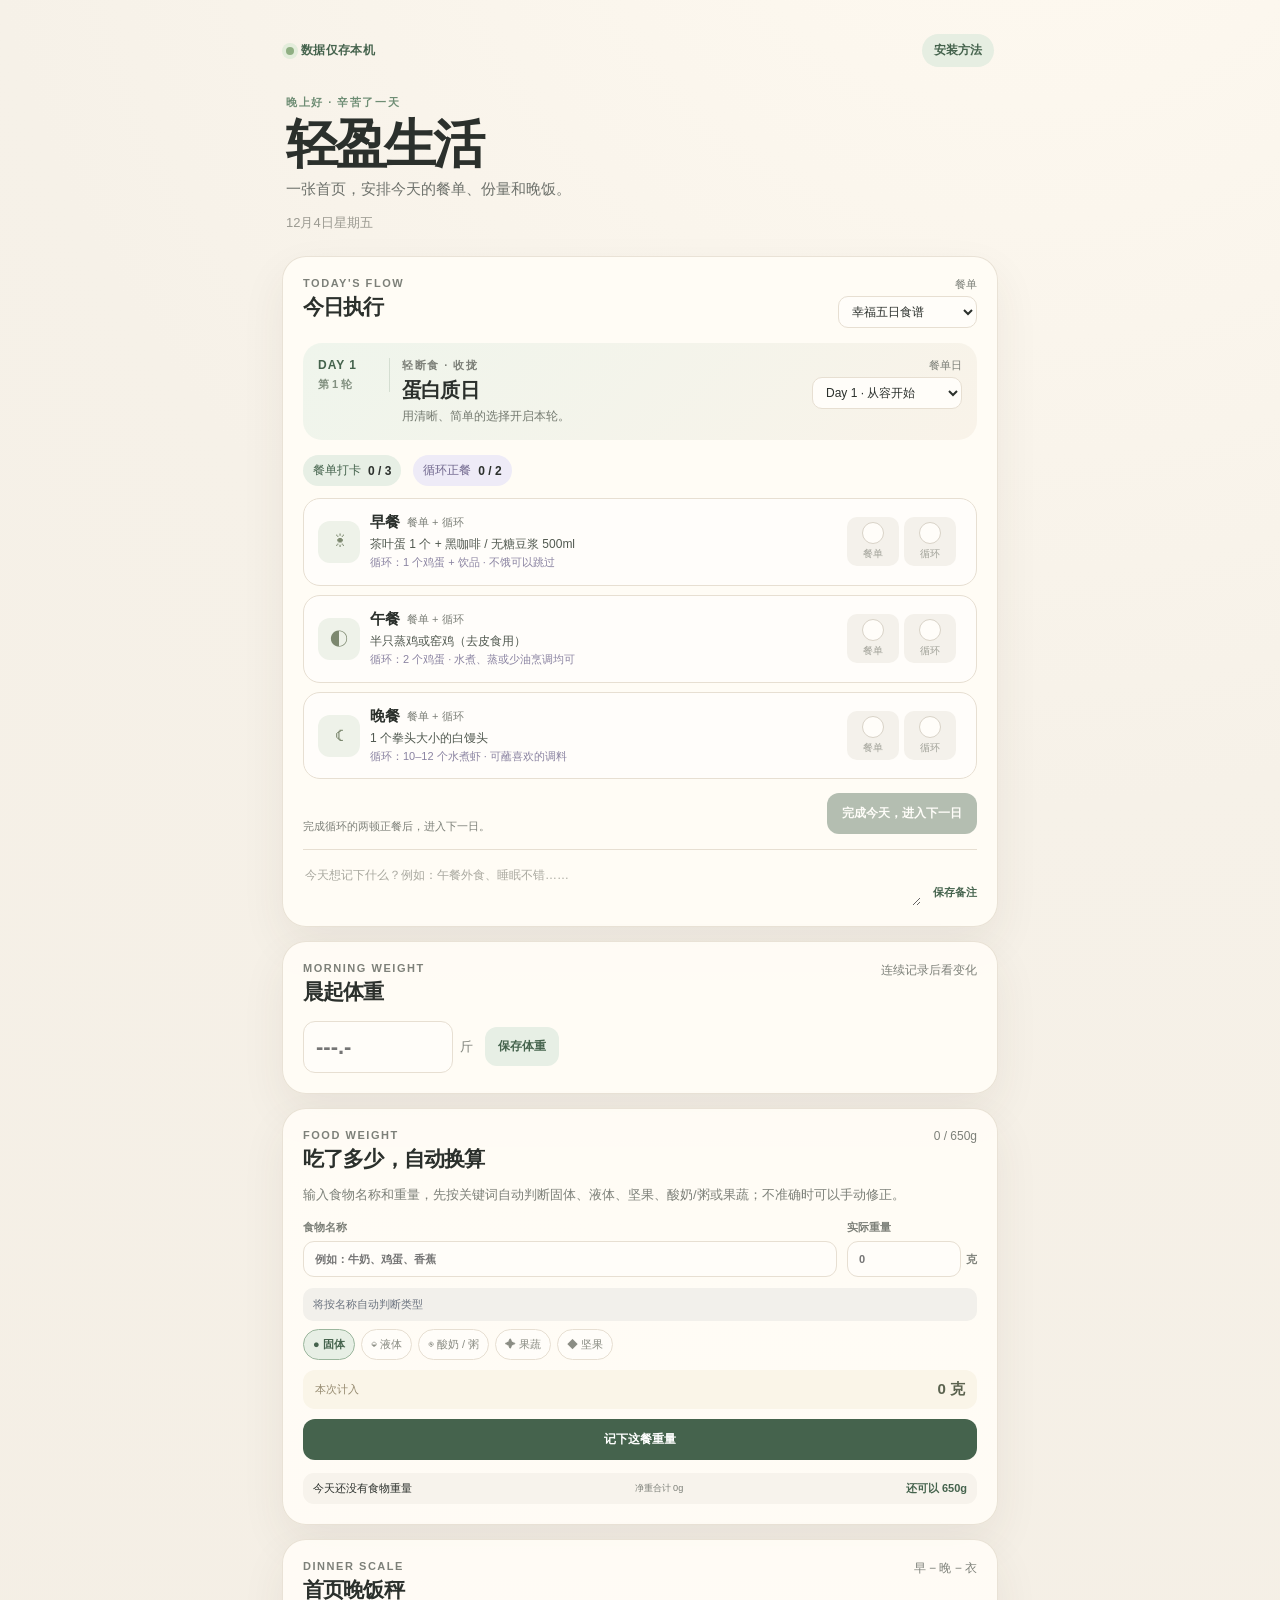
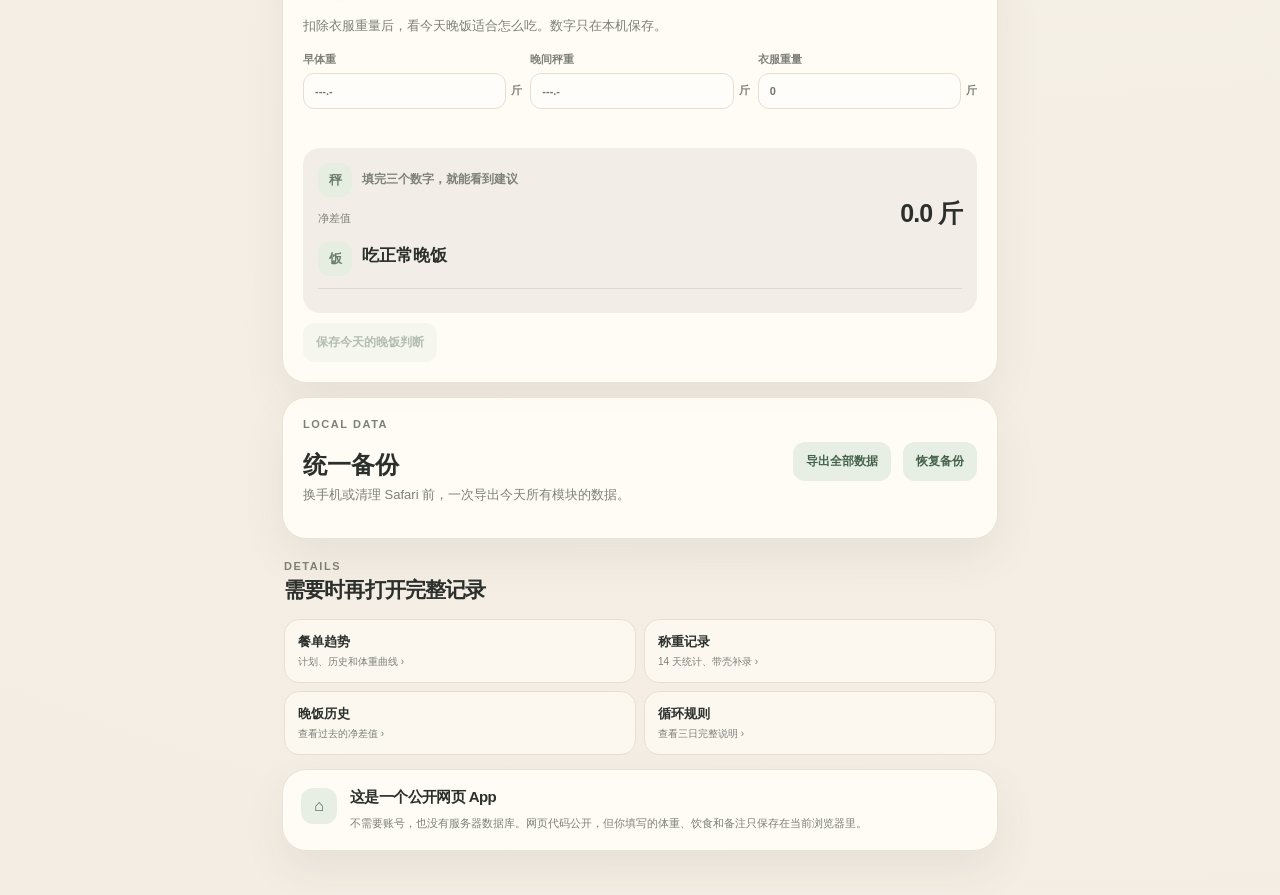
<file: index.html>
<!doctype html>
<html lang="zh-CN">
  <head>
    <meta charset="UTF-8" />
    <meta name="viewport" content="width=device-width, initial-scale=1, viewport-fit=cover" />
    <meta name="theme-color" content="#f6f1e8" />
    <meta name="description" content="把餐单打卡、三日轻盈循环、食物重量判断和晚饭秤放在一个 iPhone 主屏幕应用中。数据仅保存在本机。" />
    <meta name="apple-mobile-web-app-capable" content="yes" />
    <meta name="apple-mobile-web-app-status-bar-style" content="default" />
    <meta name="apple-mobile-web-app-title" content="轻盈生活" />
    <meta name="format-detection" content="telephone=no" />
    <link rel="manifest" href="./manifest.webmanifest" />
    <link rel="apple-touch-icon" href="./apple-touch-icon.png" />
    <link rel="icon" type="image/png" sizes="192x192" href="./icon-192.png" />
    <link rel="stylesheet" href="./styles.css?v=3" />
    <title>轻盈生活｜今日执行台</title>
  </head>
  <body>
    <div class="page-shell">
      <header class="hero">
        <div class="hero-topline">
          <span class="privacy-chip"><i aria-hidden="true"></i> 数据仅存本机</span>
          <button class="install-button" id="installOpen" type="button">安装方法</button>
        </div>
        <p class="eyebrow" id="greeting">今日执行台</p>
        <h1>轻盈生活</h1>
        <p class="hero-copy">一张首页，安排今天的餐单、份量和晚饭。</p>
        <div class="hero-date" id="todayLabel"></div>
      </header>

      <main>
        <section class="section-card flow-section" aria-labelledby="flowTitle">
          <div class="section-heading flow-heading">
            <div>
              <p class="section-kicker">TODAY'S FLOW</p>
              <h2 id="flowTitle">今日执行</h2>
            </div>
            <label class="plan-select-label" for="planSelect">
              <span>餐单</span>
              <select id="planSelect" aria-label="选择餐单"></select>
            </label>
          </div>

          <div class="flow-summary">
            <div class="cycle-badge"><span id="cycleDayPill">DAY 1</span><strong id="cycleRound">第 1 轮</strong></div>
            <div class="flow-summary-copy">
              <p class="summary-kicker" id="cycleSubtitle">轻断食 · 收拢</p>
              <h3 id="cycleTitle">蛋白质日</h3>
              <p id="cycleDescription">用清晰、简单的选择开启本轮。</p>
            </div>
            <label class="day-select-label" for="planDaySelect">
              <span>餐单日</span>
              <select id="planDaySelect" aria-label="选择餐单日"></select>
            </label>
          </div>

          <div class="progress-pills" aria-label="今日进度">
            <span class="progress-pill plan-progress">餐单打卡 <strong id="planProgress">0 / 3</strong></span>
            <span class="progress-pill cycle-progress">循环正餐 <strong id="cycleProgress">0 / 2</strong></span>
          </div>

          <div class="meal-flow" id="mealFlow"></div>

          <div class="cycle-footer">
            <p id="cycleHint">完成循环的两顿正餐后，进入下一日。</p>
            <button class="primary-button" id="completeCycleDay" type="button" disabled>完成今天，进入下一日</button>
          </div>

          <div class="note-row">
            <textarea id="dailyNote" rows="2" maxlength="160" placeholder="今天想记下什么？例如：午餐外食、睡眠不错……" aria-label="今日备注"></textarea>
            <button class="text-button" id="saveNote" type="button">保存备注</button>
          </div>
        </section>

        <section class="section-card body-weight-section" aria-labelledby="bodyWeightTitle">
          <div class="section-heading">
            <div>
              <p class="section-kicker">MORNING WEIGHT</p>
              <h2 id="bodyWeightTitle">晨起体重</h2>
            </div>
            <span class="section-note" id="bodyWeightStatus">连续记录后看变化</span>
          </div>
          <div class="inline-entry">
            <input id="bodyWeight" type="number" min="40" max="600" step="0.1" inputmode="decimal" placeholder="---.-" aria-label="晨起体重（斤）" />
            <span>斤</span>
            <button class="secondary-button" id="saveBodyWeight" type="button">保存体重</button>
          </div>
        </section>

        <section class="section-card food-section" aria-labelledby="foodTitle">
          <div class="section-heading">
            <div>
              <p class="section-kicker">FOOD WEIGHT</p>
              <h2 id="foodTitle">吃了多少，自动换算</h2>
            </div>
            <span class="section-note" id="foodTotal">0 / 650g</span>
          </div>
          <p class="section-intro">输入食物名称和重量，先按关键词自动判断固体、液体、坚果、酸奶/粥或果蔬；不准确时可以手动修正。</p>
          <form class="food-form" id="foodForm">
            <label>
              <span>食物名称</span>
              <input id="foodName" type="text" maxlength="30" placeholder="例如：牛奶、鸡蛋、香蕉" autocomplete="off" />
            </label>
            <label>
              <span>实际重量</span>
              <div class="unit-input"><input id="foodWeight" type="number" min="1" max="9999" step="0.1" inputmode="decimal" placeholder="0" /><em>克</em></div>
            </label>
            <div class="food-detection" id="foodDetection" role="status">将按名称自动判断类型</div>
            <div class="type-grid" id="typeGrid" aria-label="食物类型">
              <button type="button" class="type-option selected" data-type="solid">● 固体</button>
              <button type="button" class="type-option" data-type="liquid">◒ 液体</button>
              <button type="button" class="type-option" data-type="soft">◉ 酸奶 / 粥</button>
              <button type="button" class="type-option" data-type="produce">✦ 果蔬</button>
              <button type="button" class="type-option" data-type="nuts">◆ 坚果</button>
            </div>
            <div class="food-preview"><span id="foodPreviewLabel">本次计入</span><strong id="foodPreview">0 克</strong></div>
            <button class="primary-button" type="submit">记下这餐重量</button>
          </form>
          <div class="food-records" id="foodRecords"></div>
        </section>

        <section class="section-card dinner-section" aria-labelledby="dinnerTitle">
          <div class="section-heading">
            <div>
              <p class="section-kicker">DINNER SCALE</p>
              <h2 id="dinnerTitle">首页晚饭秤</h2>
            </div>
            <span class="section-note">早 − 晚 − 衣</span>
          </div>
          <p class="section-intro">扣除衣服重量后，看今天晚饭适合怎么吃。数字只在本机保存。</p>
          <div class="dinner-inputs">
            <label><span>早体重</span><div class="unit-input"><input id="morningWeight" type="number" min="40" max="600" step="0.1" inputmode="decimal" placeholder="---.-" /><em>斤</em></div></label>
            <label><span>晚间秤重</span><div class="unit-input"><input id="eveningWeight" type="number" min="40" max="600" step="0.1" inputmode="decimal" placeholder="---.-" /><em>斤</em></div></label>
            <label><span>衣服重量</span><div class="unit-input"><input id="clothingWeight" type="number" min="0" max="20" step="0.1" inputmode="decimal" placeholder="0" /><em>斤</em></div></label>
          </div>
          <p class="field-error" id="dinnerError" role="alert"></p>
          <article class="dinner-result" id="dinnerResult">
            <div class="result-empty" id="dinnerEmpty"><span aria-hidden="true">秤</span><strong>填完三个数字，就能看到建议</strong></div>
            <div class="result-content" id="dinnerContent" hidden>
              <div class="result-difference"><span>净差值</span><strong id="dinnerDifference">0.0 斤</strong></div>
              <div class="result-copy"><span class="result-icon" id="dinnerIcon">饭</span><div><h3 id="dinnerRecommendation">吃正常晚饭</h3><p id="dinnerDetail"></p></div></div>
              <p class="result-safety" id="dinnerSafety"></p>
            </div>
          </article>
          <div class="dinner-actions"><button class="secondary-button" id="saveDinner" type="button" disabled>保存今天的晚饭判断</button><span id="dinnerSaved" role="status"></span></div>
        </section>

        <section class="section-card backup-section" aria-labelledby="backupTitle">
          <div>
            <p class="section-kicker">LOCAL DATA</p>
            <h2 id="backupTitle">统一备份</h2>
            <p class="section-intro">换手机或清理 Safari 前，一次导出今天所有模块的数据。</p>
          </div>
          <div class="backup-actions"><button class="secondary-button" id="exportAll" type="button">导出全部数据</button><label class="secondary-button file-button" for="importAll">恢复备份</label><input id="importAll" type="file" accept="application/json,.json" /></div>
          <p class="data-message" id="dataMessage" role="status"></p>
        </section>

        <section class="more-section" aria-labelledby="moreTitle">
          <div class="section-heading"><div><p class="section-kicker">DETAILS</p><h2 id="moreTitle">需要时再打开完整记录</h2></div></div>
          <div class="detail-links">
            <a href="./modules/checkin/"><strong>餐单趋势</strong><span>计划、历史和体重曲线 ›</span></a>
            <a href="./modules/weight-log/"><strong>称重记录</strong><span>14 天统计、带壳补录 ›</span></a>
            <a href="./modules/dinner/"><strong>晚饭历史</strong><span>查看过去的净差值 ›</span></a>
            <a href="./modules/loop/"><strong>循环规则</strong><span>查看三日完整说明 ›</span></a>
          </div>
        </section>

        <section class="about-card"><div class="about-icon" aria-hidden="true">⌂</div><div><h2>这是一个公开网页 App</h2><p>不需要账号，也没有服务器数据库。网页代码公开，但你填写的体重、饮食和备注只保存在当前浏览器里。</p></div></section>
      </main>
    </div>

    <dialog id="installDialog">
      <form method="dialog">
        <button class="dialog-close" value="close" aria-label="关闭">×</button>
        <div class="dialog-mark" aria-hidden="true">↗</div>
        <h2>添加到 iPhone 主屏幕</h2>
        <ol><li><span>1</span><p>用 <strong>Safari</strong> 打开本应用。</p></li><li><span>2</span><p>点击底部的 <strong>分享</strong> 按钮。</p></li><li><span>3</span><p>向下滑动，选择 <strong>添加到主屏幕</strong>。</p></li><li><span>4</span><p>点击右上角 <strong>添加</strong>。</p></li></ol>
        <p class="install-tip">如果从微信打开，请先从右上角菜单转到 Safari。</p>
        <button class="primary-button" value="close">知道了</button>
      </form>
    </dialog>

    <div class="toast" id="toast" role="status" aria-live="polite"></div>
    <script src="./app.js?v=3" defer></script>
  </body>
</html>
</file>
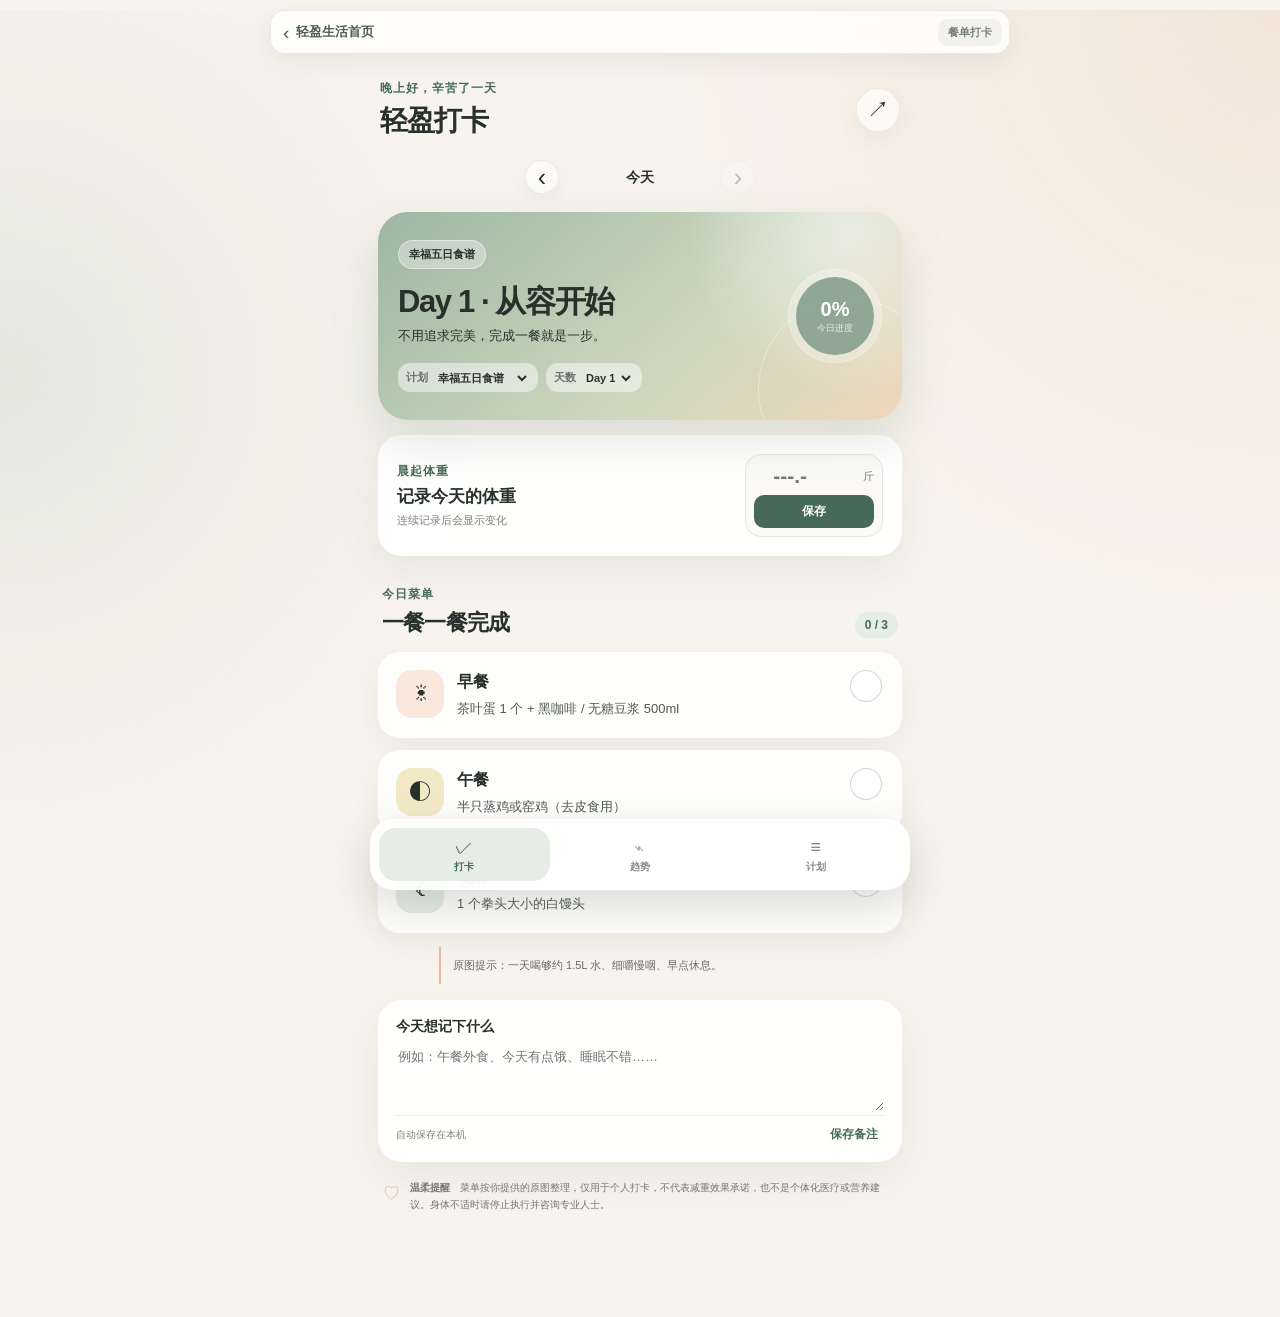
<file: modules/checkin/index.html>
<!doctype html>
<html lang="zh-CN">
  <head>
    <meta charset="UTF-8" />
    <meta name="viewport" content="width=device-width, initial-scale=1, viewport-fit=cover" />
    <meta name="theme-color" content="#f5f1e8" />
    <meta name="description" content="两套饮食计划、每日三餐打卡与体重趋势记录。数据仅保存在本机浏览器。" />
    <meta name="apple-mobile-web-app-capable" content="yes" />
    <meta name="apple-mobile-web-app-status-bar-style" content="default" />
    <meta name="apple-mobile-web-app-title" content="轻盈生活" />
    <link rel="manifest" href="../../manifest.webmanifest" />
    <link rel="apple-touch-icon" href="../../apple-touch-icon.png" />
    <link rel="icon" href="../../icon-192.png" />
    <link rel="stylesheet" href="../../shared/companion-shell.css" />
    <link rel="stylesheet" href="./styles.css" />
    <title>轻盈打卡｜饮食与体重记录</title>
  </head>
  <body>
    <div class="app-shell">
      <header class="topbar">
        <div>
          <p class="eyebrow" id="greeting">今天也照顾好自己</p>
          <h1>轻盈打卡</h1>
        </div>
        <button class="icon-button" id="installHelpButton" type="button" aria-label="安装到主屏幕">
          <span aria-hidden="true">↗</span>
        </button>
      </header>

      <main>
        <section class="view active" id="checkinView" data-view="checkin">
          <div class="date-strip">
            <button class="date-nav" id="previousDate" type="button" aria-label="前一天">‹</button>
            <label class="date-label">
              <span id="friendlyDate">今天</span>
              <input id="recordDate" type="date" aria-label="选择打卡日期" />
            </label>
            <button class="date-nav" id="nextDate" type="button" aria-label="后一天">›</button>
          </div>

          <article class="hero-card">
            <div class="hero-copy">
              <span class="plan-chip" id="activePlanChip">幸福五日食谱</span>
              <h2 id="activeDayTitle">Day 1 · 从容开始</h2>
              <p id="heroMessage">不用追求完美，完成一餐就是一步。</p>
              <div class="hero-actions">
                <label class="select-wrap">
                  <span>计划</span>
                  <select id="planSelect" aria-label="选择饮食计划"></select>
                </label>
                <label class="select-wrap compact">
                  <span>天数</span>
                  <select id="daySelect" aria-label="选择计划天数"></select>
                </label>
              </div>
            </div>
            <div class="progress-ring" id="progressRing" style="--progress: 0deg">
              <div>
                <strong id="progressPercent">0%</strong>
                <span>今日进度</span>
              </div>
            </div>
          </article>

          <article class="weight-card card">
            <div>
              <p class="card-kicker">晨起体重</p>
              <h3 id="weightPrompt">记录今天的体重</h3>
              <p class="muted" id="weightDelta">连续记录后会显示变化</p>
            </div>
            <div class="weight-entry">
              <input id="weightInput" type="number" min="40" max="600" step="0.1" inputmode="decimal" placeholder="---.-" aria-label="体重（斤）" />
              <span>斤</span>
              <button id="saveWeightButton" type="button">保存</button>
            </div>
          </article>

          <div class="section-heading">
            <div>
              <p class="card-kicker">今日菜单</p>
              <h2>一餐一餐完成</h2>
            </div>
            <span id="mealCount">0 / 3</span>
          </div>

          <div class="meal-list" id="mealList"></div>

          <article class="note-card card">
            <label for="dailyNote">今天想记下什么</label>
            <textarea id="dailyNote" rows="3" maxlength="160" placeholder="例如：午餐外食、今天有点饿、睡眠不错……"></textarea>
            <div class="note-footer">
              <span id="noteStatus">自动保存在本机</span>
              <button id="saveNoteButton" class="text-button" type="button">保存备注</button>
            </div>
          </article>

          <article class="health-note">
            <span aria-hidden="true">♡</span>
            <p><strong>温柔提醒</strong>　菜单按你提供的原图整理，仅用于个人打卡，不代表减重效果承诺，也不是个体化医疗或营养建议。身体不适时请停止执行并咨询专业人士。</p>
          </article>
        </section>

        <section class="view" id="trendView" data-view="trend">
          <div class="page-title">
            <p class="eyebrow">慢慢来，会看见变化</p>
            <h2>我的趋势</h2>
          </div>

          <div class="stat-grid">
            <article class="stat-card">
              <span>最新体重</span>
              <strong id="latestWeight">--</strong>
              <small>斤</small>
            </article>
            <article class="stat-card warm">
              <span>累计变化</span>
              <strong id="totalChange">--</strong>
              <small>斤</small>
            </article>
            <article class="stat-card green">
              <span>连续完整打卡</span>
              <strong id="streakCount">0</strong>
              <small>天</small>
            </article>
          </div>

          <article class="chart-card card">
            <div class="chart-header">
              <div>
                <p class="card-kicker">体重曲线</p>
                <h3>最近 14 次记录</h3>
              </div>
              <span id="chartRange">暂无记录</span>
            </div>
            <div class="chart-wrap" id="weightChart" aria-label="体重趋势图"></div>
          </article>

          <div class="section-heading history-heading">
            <div>
              <p class="card-kicker">回顾</p>
              <h2>最近打卡</h2>
            </div>
          </div>
          <div class="history-list" id="historyList"></div>

          <article class="data-card card">
            <div>
              <h3>我的数据</h3>
              <p>饮食和体重只保存在当前浏览器。换手机或清理浏览器前，请先备份。</p>
            </div>
            <div class="data-actions">
              <button id="exportButton" type="button">导出备份</button>
              <label class="import-label">
                恢复备份
                <input id="importInput" type="file" accept="application/json" />
              </label>
            </div>
          </article>
        </section>

        <section class="view" id="plansView" data-view="plans">
          <div class="page-title">
            <p class="eyebrow">来自你提供的两套食谱</p>
            <h2>饮食计划</h2>
          </div>

          <div class="plan-cards" id="planCards"></div>

          <article class="settings-card card">
            <div>
              <p class="card-kicker">循环设置</p>
              <h3>当前计划起始日</h3>
              <p>之后会按天数自动循环；你也可以在每日打卡页临时切换。</p>
            </div>
            <input id="startDateInput" type="date" aria-label="计划起始日" />
          </article>

          <div id="planDetails"></div>
        </section>
      </main>

      <nav class="bottom-nav" aria-label="主要导航">
        <button class="nav-item active" type="button" data-target="checkin">
          <span aria-hidden="true">✓</span>
          <strong>打卡</strong>
        </button>
        <button class="nav-item" type="button" data-target="trend">
          <span aria-hidden="true">⌁</span>
          <strong>趋势</strong>
        </button>
        <button class="nav-item" type="button" data-target="plans">
          <span aria-hidden="true">≡</span>
          <strong>计划</strong>
        </button>
      </nav>
    </div>

    <dialog id="installDialog">
      <form method="dialog">
        <button class="dialog-close" aria-label="关闭">×</button>
        <div class="dialog-icon">↗</div>
        <h2>添加到 iPhone 主屏幕</h2>
        <ol>
          <li>请先用 <strong>Safari</strong> 打开本应用。</li>
          <li>点击浏览器底部的“分享”按钮。</li>
          <li>向下滑动，选择“添加到主屏幕”。</li>
          <li>点击右上角“添加”，以后就能像 App 一样打开。</li>
        </ol>
        <p>如果从微信打开，请先点右上角菜单，选择“在 Safari 中打开”。</p>
        <button class="primary-button" value="close">知道了</button>
      </form>
    </dialog>

    <div class="toast" id="toast" role="status" aria-live="polite"></div>

    <script src="../../shared/companion-shell.js" defer></script>
    <script src="./app.js" defer></script>
  </body>
</html>
</file>
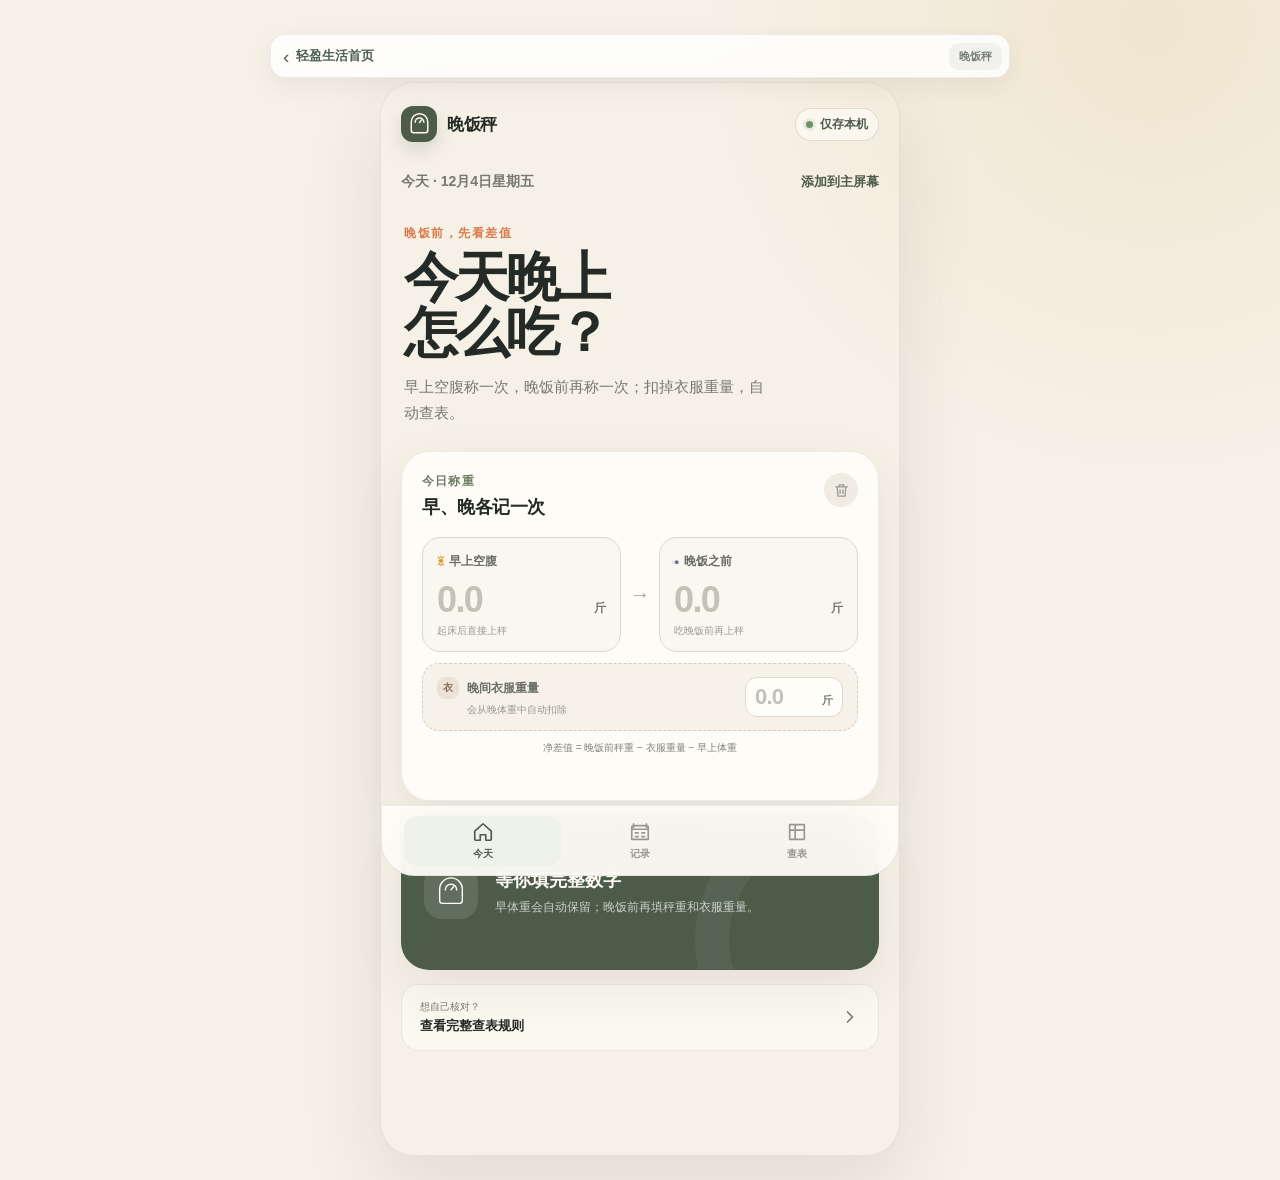
<file: modules/dinner/index.html>
<!doctype html>
<html lang="zh-CN">
  <head>
    <meta charset="UTF-8" />
    <meta name="viewport" content="width=device-width, initial-scale=1, viewport-fit=cover" />
    <meta name="theme-color" content="#f6f1e7" />
    <meta name="color-scheme" content="light" />
    <meta name="description" content="用斤记录早晚体重和晚间衣服重量，自动计算净差值并查看当晚饮食与运动建议。" />
    <meta name="apple-mobile-web-app-capable" content="yes" />
    <meta name="apple-mobile-web-app-status-bar-style" content="default" />
    <meta name="apple-mobile-web-app-title" content="轻盈生活" />
    <title>晚饭秤｜看差值，定晚饭</title>
    <link rel="manifest" href="../../manifest.webmanifest" />
    <link rel="apple-touch-icon" href="../../apple-touch-icon.png" />
    <link rel="icon" type="image/png" href="../../icon-192.png" />
    <link rel="stylesheet" href="../../shared/companion-shell.css" />
    <link rel="stylesheet" href="./styles.css?v=2-jin" />
  </head>
  <body>
    <div class="app-shell">
      <header class="topbar">
        <div class="brand" aria-label="晚饭秤">
          <span class="brand-mark" aria-hidden="true">
            <svg viewBox="0 0 36 36" role="img"><path d="M7 14.5a11 11 0 0 1 22 0v11.2A3.3 3.3 0 0 1 25.7 29H10.3A3.3 3.3 0 0 1 7 25.7V14.5Z"/><path d="M12.2 15.1a5.8 5.8 0 0 1 11.6 0"/><path d="m18 15.2 3.2-3.7"/></svg>
          </span>
          <span>晚饭秤</span>
        </div>
        <span class="local-chip"><span class="lock-dot" aria-hidden="true"></span>仅存本机</span>
      </header>

      <main>
        <section class="view active" id="today-view" data-view="today">
          <div class="date-row">
            <p id="today-label">今天</p>
            <button class="text-button" id="install-open" type="button">添加到主屏幕</button>
          </div>

          <section class="hero" aria-labelledby="hero-title">
            <p class="eyebrow">晚饭前，先看差值</p>
            <h1 id="hero-title">今天晚上<br />怎么吃？</h1>
            <p>早上空腹称一次，晚饭前再称一次；扣掉衣服重量，自动查表。</p>
          </section>

          <section class="weight-card" aria-labelledby="weight-title">
            <div class="section-heading compact">
              <div>
                <p class="step-label">今日称重</p>
                <h2 id="weight-title">早、晚各记一次</h2>
              </div>
              <button class="icon-button" id="reset-today" type="button" aria-label="清空今日输入" title="清空今日输入">
                <svg viewBox="0 0 24 24" aria-hidden="true"><path d="M4 7h16M9 7V4h6v3m3 0-1 13H7L6 7m4 4v5m4-5v5"/></svg>
              </button>
            </div>

            <div class="weight-grid">
              <label class="weight-field" for="morning-weight">
                <span class="field-kicker"><span class="sun-icon" aria-hidden="true">☀</span>早上空腹</span>
                <span class="input-wrap">
                  <input id="morning-weight" name="morning-weight" type="number" inputmode="decimal" min="40" max="600" step="0.1" placeholder="0.0" autocomplete="off" />
                  <span>斤</span>
                </span>
                <small>起床后直接上秤</small>
              </label>

              <div class="compare-sign" aria-hidden="true">→</div>

              <label class="weight-field evening" for="evening-weight">
                <span class="field-kicker"><span class="moon-icon" aria-hidden="true">●</span>晚饭之前</span>
                <span class="input-wrap">
                  <input id="evening-weight" name="evening-weight" type="number" inputmode="decimal" min="40" max="600" step="0.1" placeholder="0.0" autocomplete="off" />
                  <span>斤</span>
                </span>
                <small>吃晚饭前再上秤</small>
              </label>
            </div>

            <label class="clothing-field" for="clothing-weight">
              <span class="clothing-label">
                <span><span class="shirt-icon" aria-hidden="true">衣</span><strong>晚间衣服重量</strong></span>
                <small>会从晚体重中自动扣除</small>
              </span>
              <span class="clothing-input">
                <input id="clothing-weight" name="clothing-weight" type="number" inputmode="decimal" min="0" max="20" step="0.1" placeholder="0.0" autocomplete="off" />
                <span>斤</span>
              </span>
            </label>
            <p class="formula-hint">净差值 = 晚饭前秤重 − 衣服重量 − 早上体重</p>
            <p class="field-error" id="field-error" role="alert"></p>
          </section>

          <section class="result-card is-empty" id="result-card" aria-live="polite">
            <div class="result-empty" id="result-empty">
              <span class="empty-scale" aria-hidden="true">
                <svg viewBox="0 0 48 48"><path d="M8 20a16 16 0 0 1 32 0v16a4 4 0 0 1-4 4H12a4 4 0 0 1-4-4V20Z"/><path d="M16 21a8 8 0 0 1 16 0"/><path d="m24 21 4-5"/></svg>
              </span>
              <div>
                <h2>等你填完整数字</h2>
                <p>早体重会自动保留；晚饭前再填秤重和衣服重量。</p>
              </div>
            </div>

            <div class="result-content" id="result-content" hidden>
              <div class="result-topline">
                <p>晚秤重 − 衣服 − 早体重</p>
                <strong id="difference-value">+0.0 斤</strong>
              </div>
              <div class="recommendation-icon" id="recommendation-icon" aria-hidden="true"></div>
              <p class="result-kicker">今晚建议</p>
              <h2 id="recommendation-title">正常晚饭</h2>
              <p class="result-detail" id="recommendation-detail"></p>
              <div class="safety-inline" id="safety-inline" hidden></div>
              <button class="primary-button" id="save-record" type="button">保存今天的记录</button>
              <p class="saved-message" id="saved-message" role="status"></p>
            </div>
          </section>

          <button class="rule-peek" type="button" data-nav-target="rules" aria-label="查看完整查表规则">
            <span>
              <small>想自己核对？</small>
              <strong>查看完整查表规则</strong>
            </span>
            <svg viewBox="0 0 24 24" aria-hidden="true"><path d="m9 18 6-6-6-6"/></svg>
          </button>
        </section>

        <section class="view" id="history-view" data-view="history" hidden>
          <div class="page-heading">
            <p class="eyebrow">都在这台设备</p>
            <h1>称重记录</h1>
            <p>按日期保存早晚秤重、衣服重量、净差值和当晚建议。</p>
          </div>
          <div class="history-summary" id="history-summary" hidden>
            <div><span id="record-count">0</span><small>记录天数</small></div>
            <div><span id="latest-diff">—</span><small>最近差值</small></div>
          </div>
          <div class="history-list" id="history-list"></div>
          <div class="empty-history" id="empty-history">
            <span aria-hidden="true">○</span>
            <h2>还没有记录</h2>
            <p>今天完成早晚两次称重后，记录会出现在这里。</p>
            <button class="secondary-button" type="button" data-nav-target="today">去记录今天</button>
          </div>
        </section>

        <section class="view" id="rules-view" data-view="rules" hidden>
          <div class="page-heading">
            <p class="eyebrow">不用纠结吃什么</p>
            <h1>看数字，查表</h1>
            <p>净差值 = 晚饭前秤重 − 晚间衣服重量 − 早上空腹体重。</p>
          </div>

          <div class="rule-list" aria-label="体重差与晚餐运动规则">
            <article class="rule-item tone-protein"><strong>&lt; 0 斤</strong><span><b>吃高蛋白</b><small>蛋、鱼虾、瘦肉或豆制品任选一类</small></span></article>
            <article class="rule-item tone-normal"><strong>0–&lt;0.6 斤</strong><span><b>吃正常晚饭</b><small>正常份量，不需要额外补偿</small></span></article>
            <article class="rule-item tone-light"><strong>0.6–&lt;1 斤</strong><span><b>少吃 / 轻量晚餐</b><small>优先蛋白质和蔬菜，减少主食与油盐</small></span></article>
            <article class="rule-item tone-skip"><strong>1–&lt;2 斤</strong><span><b>不吃晚饭</b><small>若不舒服，改为少量高蛋白，不要硬扛</small></span></article>
            <article class="rule-item tone-cardio"><strong>≥ 2 斤</strong><span><b>不吃晚饭 + 爬坡有氧</b><small>仅在身体状态允许时量力进行</small></span></article>
          </div>

          <section class="notice-card">
            <div class="notice-icon" aria-hidden="true">i</div>
            <div>
              <h2>健康提醒</h2>
              <p>衣服重量会按你填写的数字从晚间秤重中扣除；一天内的体重差仍会受饮水、盐分和排便影响。本工具只是执行你设定的查表规则，不是医学判断。</p>
              <p>如出现头晕、心慌、低血糖或明显不适，应停止禁食或运动并及时进食。未成年人、孕期/哺乳期、慢性病患者或有进食障碍史者，不建议照此执行，请先咨询医生或营养师。</p>
            </div>
          </section>

          <button class="secondary-button full-width" type="button" id="install-open-rules">添加到 iPhone 主屏幕</button>
        </section>
      </main>

      <nav class="bottom-nav" aria-label="主要导航">
        <button class="nav-item active" type="button" data-nav-target="today" aria-current="page">
          <svg viewBox="0 0 24 24" aria-hidden="true"><path d="m3 11 9-8 9 8v9a1 1 0 0 1-1 1h-5v-6H9v6H4a1 1 0 0 1-1-1v-9Z"/></svg>
          <span>今天</span>
        </button>
        <button class="nav-item" type="button" data-nav-target="history">
          <svg viewBox="0 0 24 24" aria-hidden="true"><path d="M5 3v4M19 3v4M3 9h18M5 5h14a2 2 0 0 1 2 2v13H3V7a2 2 0 0 1 2-2Z"/><path d="M7 13h3M14 13h3M7 17h3M14 17h3"/></svg>
          <span>记录</span>
        </button>
        <button class="nav-item" type="button" data-nav-target="rules">
          <svg viewBox="0 0 24 24" aria-hidden="true"><path d="M4 4h16v16H4zM4 10h16M10 4v16"/></svg>
          <span>查表</span>
        </button>
      </nav>
    </div>

    <div class="modal-backdrop" id="install-modal" hidden>
      <section class="install-sheet" role="dialog" aria-modal="true" aria-labelledby="install-title">
        <div class="sheet-handle" aria-hidden="true"></div>
        <button class="modal-close" id="install-close" type="button" aria-label="关闭">×</button>
        <div class="install-icon" aria-hidden="true">
          <svg viewBox="0 0 32 32"><path d="M16 3v17M10 9l6-6 6 6M6 15v12h20V15"/></svg>
        </div>
        <h2 id="install-title">添加到 iPhone 主屏幕</h2>
        <ol>
          <li><span>1</span><p>用 <strong>Safari</strong> 打开本页</p></li>
          <li><span>2</span><p>点底部的 <strong>分享</strong> 按钮</p></li>
          <li><span>3</span><p>向下滑，选 <strong>添加到主屏幕</strong></p></li>
          <li><span>4</span><p>右上角点 <strong>添加</strong></p></li>
        </ol>
        <p class="install-tip">如果从微信打开，请先点右上角“…”并选择在 Safari 中打开。</p>
        <button class="primary-button" id="install-done" type="button">知道了</button>
      </section>
    </div>

    <script src="../../shared/companion-shell.js" defer></script>
    <script src="./app.js?v=2-jin" defer></script>
  </body>
</html>
</file>
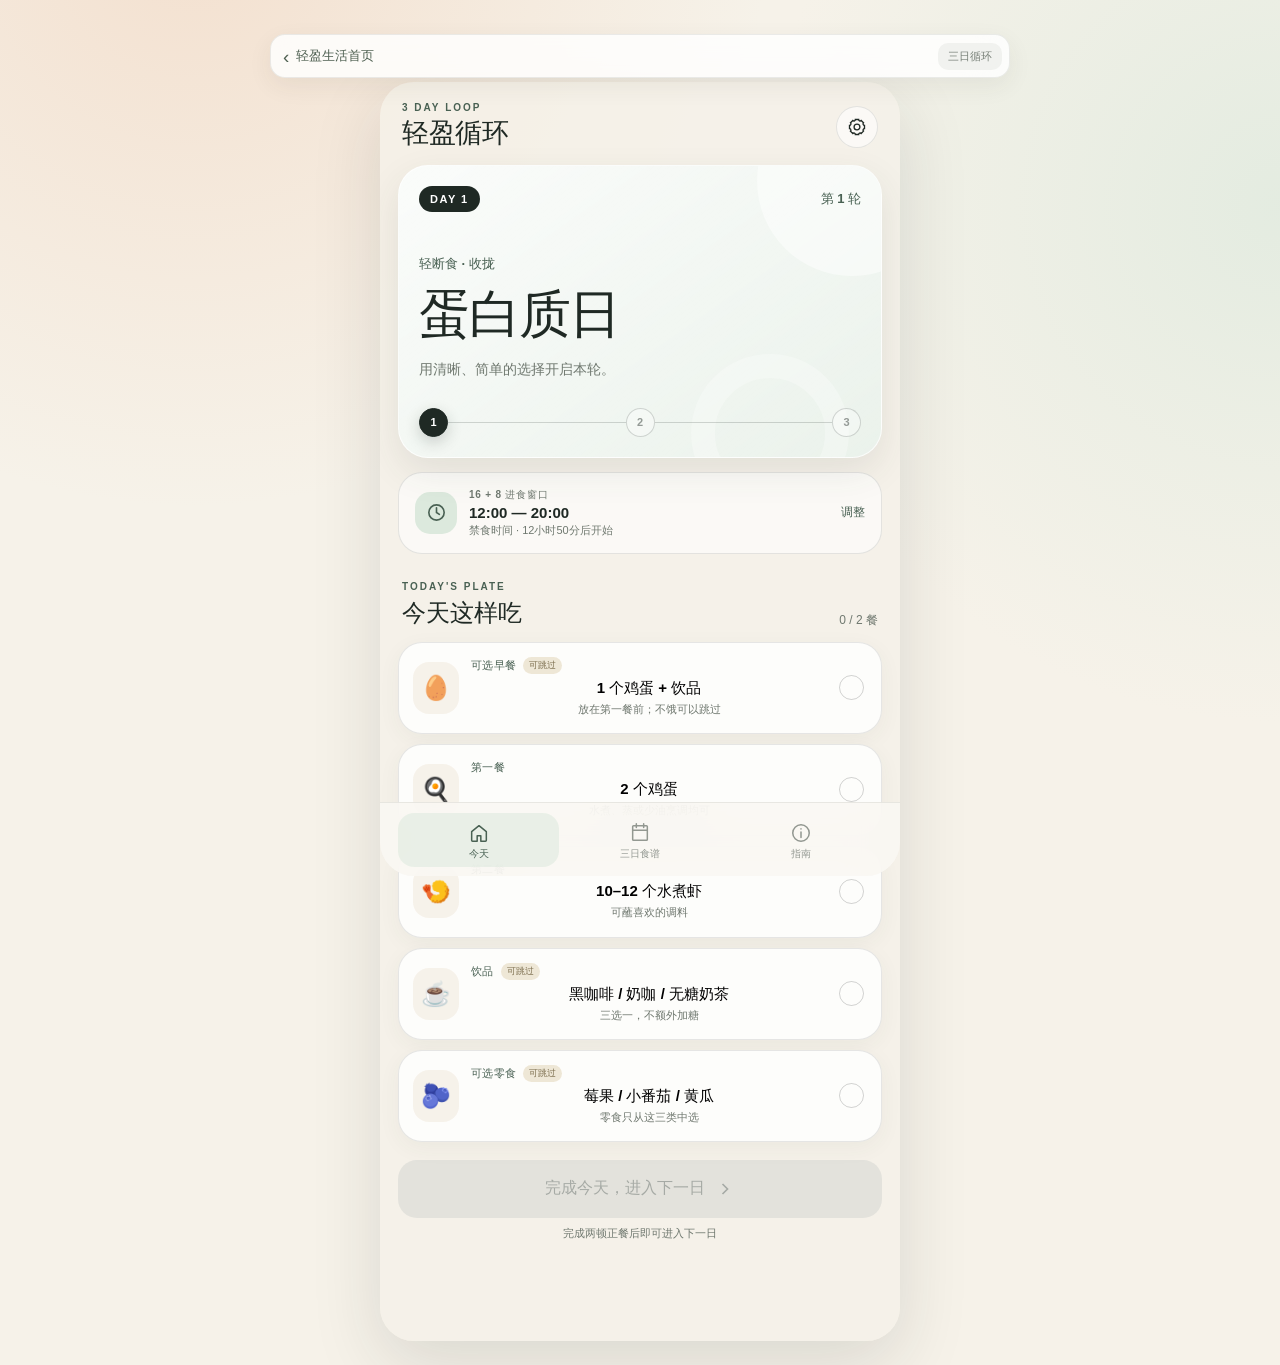
<file: modules/loop/index.html>
<!doctype html>
<html lang="zh-CN">
  <head>
    <meta charset="UTF-8" />
    <meta name="viewport" content="width=device-width, initial-scale=1, viewport-fit=cover" />
    <meta name="theme-color" content="#f6f2e9" />
    <meta name="description" content="三天一个循环、每天两餐、16+8进食窗口的轻量饮食计划与本地打卡工具。" />
    <meta name="apple-mobile-web-app-capable" content="yes" />
    <meta name="apple-mobile-web-app-status-bar-style" content="default" />
    <meta name="apple-mobile-web-app-title" content="轻盈生活" />
    <meta name="format-detection" content="telephone=no" />
    <link rel="manifest" href="../../manifest.webmanifest" />
    <link rel="apple-touch-icon" href="../../apple-touch-icon.png" />
    <link rel="icon" type="image/png" sizes="192x192" href="../../icon-192.png" />
    <link rel="stylesheet" href="../../shared/companion-shell.css" />
    <link rel="stylesheet" href="./styles.css" />
    <title>无限循环饮食法 · 迅猛轻盈版</title>
  </head>
  <body>
    <div class="app-shell">
      <header class="topbar">
        <div>
          <p class="eyebrow">3 DAY LOOP</p>
          <h1>轻盈循环</h1>
        </div>
        <button class="icon-button" id="openSettings" type="button" aria-label="打开设置">
          <svg viewBox="0 0 24 24" aria-hidden="true"><path d="M12 15.5a3.5 3.5 0 1 0 0-7 3.5 3.5 0 0 0 0 7Z"/><path d="M19.4 15a1.7 1.7 0 0 0 .34 1.88l.06.06-2.83 2.83-.06-.06a1.7 1.7 0 0 0-1.88-.34 1.7 1.7 0 0 0-1.03 1.56V21h-4v-.08A1.7 1.7 0 0 0 8.97 19.4a1.7 1.7 0 0 0-1.88.34l-.06.06-2.83-2.83.06-.06A1.7 1.7 0 0 0 4.6 15a1.7 1.7 0 0 0-1.56-1.03H3v-4h.08A1.7 1.7 0 0 0 4.6 8.94a1.7 1.7 0 0 0-.34-1.88L4.2 7l2.83-2.83.06.06a1.7 1.7 0 0 0 1.88.34A1.7 1.7 0 0 0 10 3.01V3h4v.08a1.7 1.7 0 0 0 1.03 1.56 1.7 1.7 0 0 0 1.88-.34l.06-.06L19.8 7l-.06.06a1.7 1.7 0 0 0-.34 1.88A1.7 1.7 0 0 0 20.96 10H21v4h-.08A1.7 1.7 0 0 0 19.4 15Z"/></svg>
        </button>
      </header>

      <main id="appMain" tabindex="-1">
        <section class="view active" id="todayView" aria-labelledby="todayTitle">
          <div class="hero-card" id="heroCard">
            <div class="hero-topline">
              <span class="day-pill" id="dayPill">DAY 1</span>
              <span class="round-label" id="roundLabel">第 1 轮</span>
            </div>
            <div class="hero-copy">
              <p class="hero-kicker" id="heroKicker">轻断食 · 收拢</p>
              <h2 id="todayTitle">蛋白质日</h2>
              <p id="heroDescription">用清晰、简单的选择开启本轮。</p>
            </div>
            <div class="cycle-track" aria-label="本轮三日进度">
              <span class="cycle-dot active" data-cycle-dot="0"><b>1</b></span>
              <span class="cycle-line"></span>
              <span class="cycle-dot" data-cycle-dot="1"><b>2</b></span>
              <span class="cycle-line"></span>
              <span class="cycle-dot" data-cycle-dot="2"><b>3</b></span>
            </div>
          </div>

          <section class="window-card" aria-labelledby="windowTitle">
            <div class="window-icon" aria-hidden="true">
              <svg viewBox="0 0 24 24"><circle cx="12" cy="12" r="8"/><path d="M12 7v5l3 2"/></svg>
            </div>
            <div class="window-copy">
              <p class="card-label" id="windowTitle">16 + 8 进食窗口</p>
              <strong id="windowTimes">12:00 — 20:00</strong>
              <span id="windowStatus">正在计算当前状态…</span>
            </div>
            <button class="text-button" id="editWindow" type="button">调整</button>
          </section>

          <div class="section-heading">
            <div>
              <p class="eyebrow">TODAY'S PLATE</p>
              <h3>今天这样吃</h3>
            </div>
            <span id="mealProgress">0 / 2 餐</span>
          </div>

          <div class="meal-list" id="mealList"></div>

          <button class="complete-button" id="completeDay" type="button" disabled>
            <span>完成今天，进入下一日</span>
            <svg viewBox="0 0 24 24" aria-hidden="true"><path d="m9 18 6-6-6-6"/></svg>
          </button>
          <p class="complete-hint" id="completeHint">完成两顿正餐后即可进入下一日</p>
        </section>

        <section class="view" id="planView" aria-labelledby="planTitle">
          <div class="page-intro">
            <p class="eyebrow">YOUR 3-DAY RHYTHM</p>
            <h2 id="planTitle">三日循环食谱</h2>
            <p>由轻到丰，再回到轻。每一天都保留两顿正餐，可按需加一份极简早餐。</p>
          </div>
          <div class="rhythm-graphic" aria-label="食量由少到多再回落">
            <div class="rhythm-bar level-1"><span>收拢</span><b>DAY 1</b></div>
            <div class="rhythm-bar level-2"><span>过渡</span><b>DAY 2</b></div>
            <div class="rhythm-bar level-3"><span>满足</span><b>DAY 3</b></div>
            <div class="rhythm-return"><span>↘</span> 回到 Day 1</div>
          </div>
          <div class="plan-list" id="planList"></div>
          <article class="logic-card">
            <p class="eyebrow">WHY IT LOOPS</p>
            <h3>核心设计逻辑</h3>
            <div class="logic-item"><span>01</span><p><strong>大小餐搭配</strong>大餐正经吃，小餐简单收口，在满足感和总量之间找平衡。</p></div>
            <div class="logic-item"><span>02</span><p><strong>食量形成波浪</strong>蛋白质日最少，健康日稍增，类健康日最丰富，然后重新循环。</p></div>
            <div class="logic-item"><span>03</span><p><strong>不做液断</strong>原方案主张用蛋白质日替代液断；实际效果因人而异，不等同于医学结论。</p></div>
          </article>
        </section>

        <section class="view" id="guideView" aria-labelledby="guideTitle">
          <div class="page-intro">
            <p class="eyebrow">KEEP IT SIMPLE</p>
            <h2 id="guideTitle">执行指南</h2>
            <p>不追求复杂记录，只守住进食窗口、餐次和饮品底线。</p>
          </div>

          <section class="stat-grid" aria-label="循环数据">
            <div class="stat-card"><span>已完成</span><strong id="roundStat">0</strong><small>完整轮次</small></div>
            <div class="stat-card"><span>当前</span><strong id="dayStat">D1</strong><small>执行日</small></div>
          </section>

          <section class="rules-card">
            <h3>四条简单规则</h3>
            <div class="rule-row"><span>01</span><p><strong>每天两顿正餐</strong>默认不吃早餐，不额外增加第三顿正餐。</p></div>
            <div class="rule-row"><span>02</span><p><strong>早餐可以有</strong>第一餐前如需要，只吃 1 个鸡蛋 + 当日允许饮品。</p></div>
            <div class="rule-row"><span>03</span><p><strong>都放在 8 小时内</strong>早餐、正餐和零食都不越过设定窗口。</p></div>
            <div class="rule-row"><span>04</span><p><strong>饮品守底线</strong>以黑咖啡、茶、柠檬水为主；标注无奶的日子不加奶，全程不加糖。</p></div>
          </section>

          <details class="safety-card">
            <summary>
              <span class="safety-icon">!</span>
              <span><strong>开始前先看安全提示</strong><small>本工具是计划整理，不是医疗建议</small></span>
              <svg viewBox="0 0 24 24" aria-hidden="true"><path d="m6 9 6 6 6-6"/></svg>
            </summary>
            <div class="safety-content">
              <p>Day 1 的食物量可能非常低。若你的全天摄入低于约 800–1000 千卡，属于需要专业指导的极低热量范围，不建议自行长期循环。</p>
              <p>未满 18 岁、孕期或哺乳期、1 型糖尿病、体重过低、有进食障碍史的人群，不应自行尝试间歇性禁食。正在用药或有慢性病者先咨询医生或注册营养师。</p>
              <p>若出现明显头晕、心慌、低血糖、持续恶心、异常焦虑或暴食冲动，请停止并寻求专业帮助。短期体重变化可能包含水分波动，不代表同等脂肪减少。</p>
              <div class="source-links">
                <a href="https://www.hopkinsmedicine.org/health/expert-qa/intermittent-fasting-what-is-it-and-how-does-it-work" target="_blank" rel="noreferrer">间歇性进食适用人群 · Johns Hopkins</a>
                <a href="https://www.nhs.uk/conditions/overweight-and-obesity/" target="_blank" rel="noreferrer">极低热量饮食说明 · NHS</a>
                <a href="https://www.niddk.nih.gov/health-information/diabetes/overview/preventing-type-2-diabetes/game-plan" target="_blank" rel="noreferrer">稳健减重目标 · NIDDK</a>
              </div>
            </div>
          </details>

          <section class="privacy-card">
            <div>
              <span class="privacy-dot"></span>
              <p><strong>你的记录只留在这台设备</strong><small>无需登录，不上传饮食或打卡数据</small></p>
            </div>
            <button class="ghost-button" id="resetProgress" type="button">重置进度</button>
          </section>

          <section class="install-card">
            <p class="eyebrow">ADD TO IPHONE</p>
            <h3>像 App 一样放到主屏幕</h3>
            <ol>
              <li><span>1</span>用 iPhone 的 Safari 打开本页面</li>
              <li><span>2</span>点底部“分享”按钮</li>
              <li><span>3</span>选择“添加到主屏幕”</li>
            </ol>
          </section>
        </section>
      </main>

      <nav class="bottom-nav" aria-label="主要导航">
        <button class="nav-item active" type="button" data-view="todayView">
          <svg viewBox="0 0 24 24" aria-hidden="true"><path d="M4 10.5 12 4l8 6.5V20a1 1 0 0 1-1 1h-5v-6h-4v6H5a1 1 0 0 1-1-1v-9.5Z"/></svg><span>今天</span>
        </button>
        <button class="nav-item" type="button" data-view="planView">
          <svg viewBox="0 0 24 24" aria-hidden="true"><path d="M5 4h14a1 1 0 0 1 1 1v14a1 1 0 0 1-1 1H5a1 1 0 0 1-1-1V5a1 1 0 0 1 1-1Z"/><path d="M8 2v4M16 2v4M4 9h16"/></svg><span>三日食谱</span>
        </button>
        <button class="nav-item" type="button" data-view="guideView">
          <svg viewBox="0 0 24 24" aria-hidden="true"><circle cx="12" cy="12" r="9"/><path d="M12 11v6M12 7.5v.1"/></svg><span>指南</span>
        </button>
      </nav>
    </div>

    <div class="modal-backdrop" id="settingsModal" aria-hidden="true">
      <section class="modal-sheet" role="dialog" aria-modal="true" aria-labelledby="settingsTitle">
        <div class="sheet-handle"></div>
        <div class="modal-heading"><div><p class="eyebrow">SET YOUR RHYTHM</p><h2 id="settingsTitle">进食窗口</h2></div><button class="close-button" type="button" data-close-modal aria-label="关闭">×</button></div>
        <p class="modal-note">选择每天开始进食的时间，结束时间将自动设为 8 小时后。所有早餐、正餐和零食都放在这个窗口内。</p>
        <label class="time-field" for="eatingStart"><span>开始进食</span><input id="eatingStart" type="time" value="12:00" /></label>
        <div class="window-preview"><span>你的 8 小时窗口</span><strong id="windowPreview">12:00 — 20:00</strong></div>
        <button class="save-button" id="saveSettings" type="button">保存设置</button>
      </section>
    </div>

    <div class="modal-backdrop" id="successModal" aria-hidden="true">
      <section class="modal-sheet success-sheet" role="dialog" aria-modal="true" aria-labelledby="successTitle">
        <div class="celebration-mark" aria-hidden="true"><span>✦</span><b>3</b><span>✦</span></div>
        <p class="eyebrow">LOOP COMPLETE</p>
        <h2 id="successTitle">一轮完成</h2>
        <p id="successMessage">轻、稳、满足，你完成了完整三日循环。</p>
        <button class="save-button" type="button" data-close-success>开始新一轮</button>
      </section>
    </div>

    <div class="toast" id="toast" role="status" aria-live="polite"></div>

    <script src="../../shared/companion-shell.js" defer></script>
    <script src="./app.js" defer></script>
  </body>
</html>
</file>
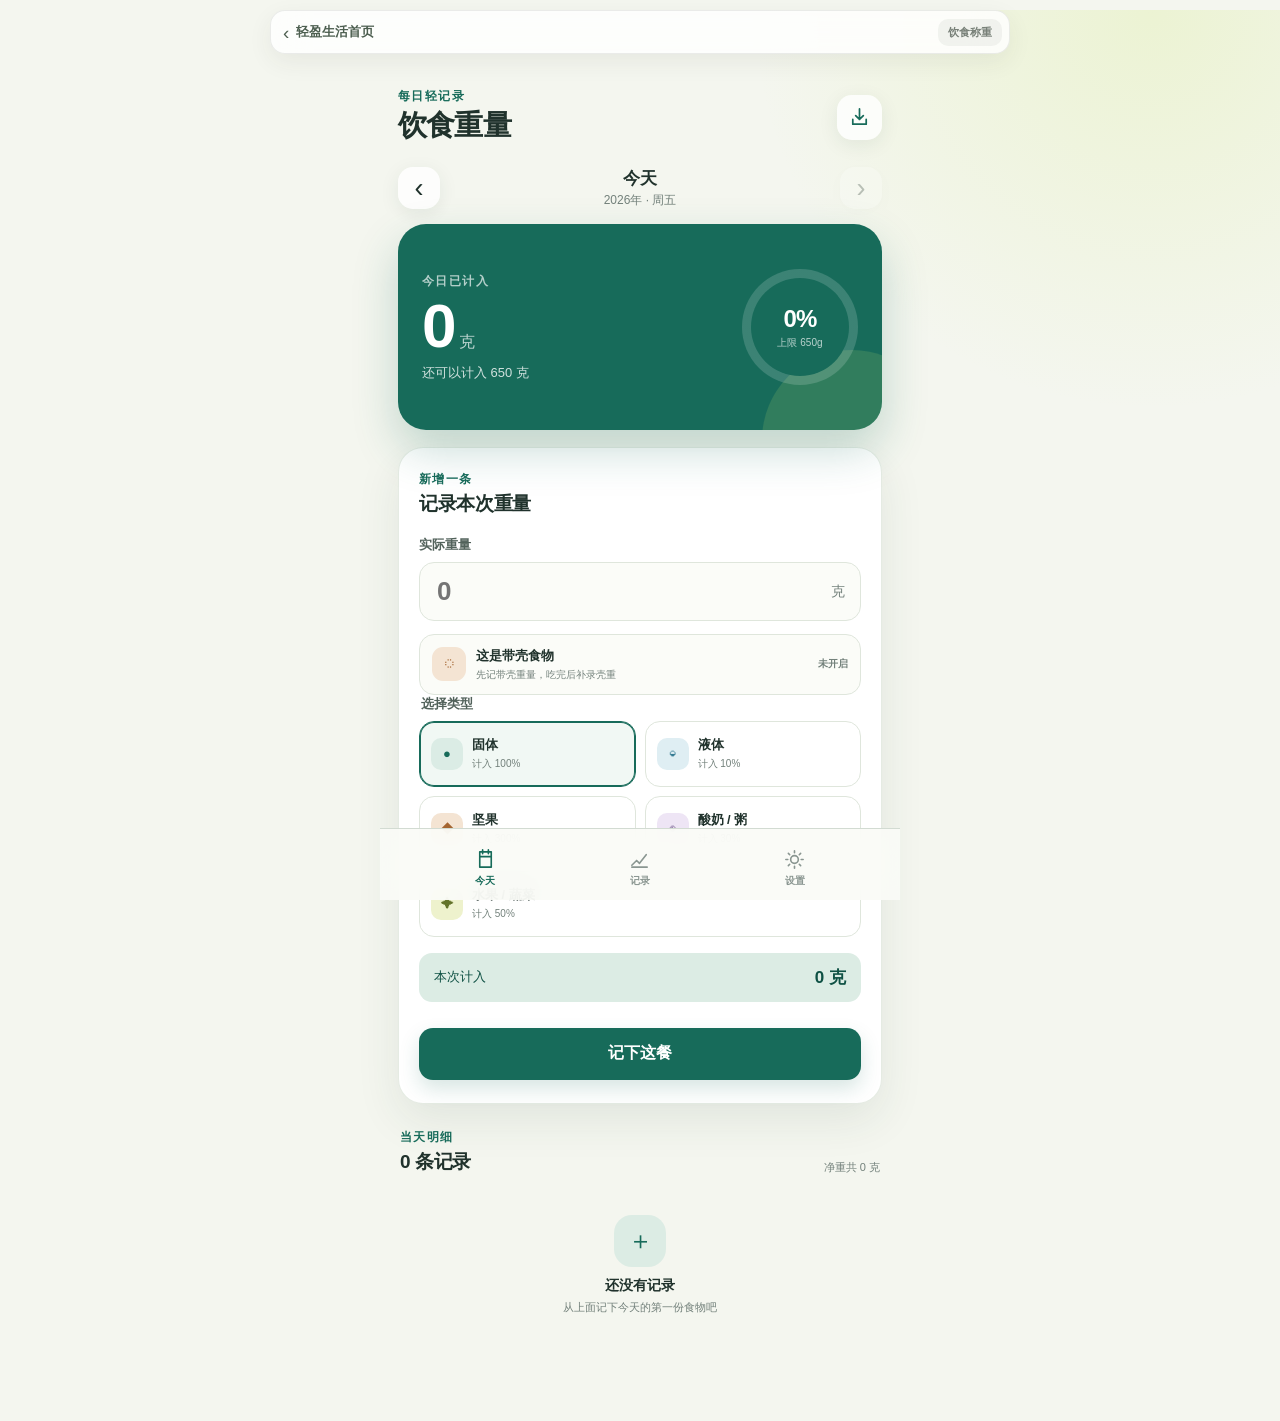
<file: modules/weight-log/index.html>
<!doctype html>
<html lang="zh-CN">
  <head>
    <meta charset="UTF-8" />
    <meta name="viewport" content="width=device-width, initial-scale=1, viewport-fit=cover" />
    <meta name="theme-color" content="#f4f6ef" />
    <meta name="apple-mobile-web-app-capable" content="yes" />
    <meta name="apple-mobile-web-app-status-bar-style" content="default" />
    <meta name="apple-mobile-web-app-title" content="轻盈生活" />
    <meta name="description" content="按食物类型折算并记录每天的饮食重量。" />
    <link rel="manifest" href="../../manifest.webmanifest" />
    <link rel="apple-touch-icon" href="../../apple-touch-icon.png" />
    <link rel="icon" href="../../icon-192.png" />
    <link rel="stylesheet" href="../../shared/companion-shell.css" />
    <link rel="stylesheet" href="./styles.css" />
    <title>饮食重量记录</title>
  </head>
  <body>
    <div class="app-shell">
      <header class="topbar">
        <div>
          <p class="eyebrow">每日轻记录</p>
          <h1>饮食重量</h1>
        </div>
        <button class="icon-button" id="installHelpButton" type="button" aria-label="安装帮助">
          <svg viewBox="0 0 24 24" aria-hidden="true"><path d="M12 3v11m0 0 4-4m-4 4-4-4M5 14v5h14v-5" /></svg>
        </button>
      </header>

      <main>
        <section class="view active" id="todayView" data-view="today">
          <div class="date-switcher" aria-label="选择记录日期">
            <button class="date-arrow" id="previousDayButton" type="button" aria-label="前一天">‹</button>
            <button class="date-button" id="dateButton" type="button">
              <span id="datePrimary">今天</span>
              <small id="dateSecondary"></small>
            </button>
            <button class="date-arrow" id="nextDayButton" type="button" aria-label="后一天">›</button>
            <input id="dateInput" type="date" aria-label="选择日期" />
          </div>

          <article class="progress-card" id="progressCard">
            <div class="progress-copy">
              <p class="card-kicker">今日已计入</p>
              <div class="weight-total"><strong id="usedWeight">0</strong><span>克</span></div>
              <p class="remaining" id="remainingText">还可以计入 650 克</p>
            </div>
            <div class="progress-ring" id="progressRing" role="img" aria-label="饮食重量完成进度">
              <div class="ring-center">
                <strong id="progressPercent">0%</strong>
                <span id="limitLabel">上限 650g</span>
              </div>
            </div>
          </article>

          <article class="entry-card">
            <div class="section-heading">
              <div>
                <p class="card-kicker">新增一条</p>
                <h2 id="formTitle">记录本次重量</h2>
              </div>
              <button class="text-button hidden" id="cancelEditButton" type="button">取消修改</button>
            </div>

            <form id="entryForm" novalidate>
              <label class="field-label" id="actualWeightLabel" for="actualWeight">实际重量</label>
              <div class="weight-input-wrap">
                <input id="actualWeight" type="number" min="0.1" max="9999" step="0.1" inputmode="decimal" placeholder="0" required />
                <span>克</span>
              </div>

              <button class="shell-toggle" id="shellToggle" type="button" aria-pressed="false">
                <span class="shell-toggle-icon" aria-hidden="true">◌</span>
                <span class="shell-toggle-copy"><strong>这是带壳食物</strong><small>先记带壳重量，吃完后补录壳重</small></span>
                <span class="shell-toggle-state" id="shellToggleState">未开启</span>
              </button>

              <div class="shell-fields hidden" id="shellFields">
                <label class="field-label" for="shellWeight">壳的重量 <span>吃完后可补填</span></label>
                <div class="weight-input-wrap shell-weight-wrap">
                  <input id="shellWeight" type="number" min="0.1" max="9998.9" step="0.1" inputmode="decimal" placeholder="暂不填写" />
                  <span>克</span>
                </div>
                <p class="shell-help">暂时不填也能保存，吃完后从当天明细点“补壳重”。</p>
              </div>

              <fieldset class="type-fieldset">
                <legend class="field-label">选择类型</legend>
                <div class="type-grid" id="typeGrid">
                  <button class="type-option selected" type="button" data-type="solid">
                    <span class="type-icon solid-icon">●</span>
                    <span><strong>固体</strong><small>计入 100%</small></span>
                  </button>
                  <button class="type-option" type="button" data-type="liquid">
                    <span class="type-icon liquid-icon">◒</span>
                    <span><strong>液体</strong><small>计入 10%</small></span>
                  </button>
                  <button class="type-option" type="button" data-type="nuts">
                    <span class="type-icon nut-icon">◆</span>
                    <span><strong>坚果</strong><small>计入 300%</small></span>
                  </button>
                  <button class="type-option" type="button" data-type="soft">
                    <span class="type-icon soft-icon">◉</span>
                    <span><strong>酸奶 / 粥</strong><small>计入 30%</small></span>
                  </button>
                  <button class="type-option wide" type="button" data-type="produce">
                    <span class="type-icon produce-icon">✦</span>
                    <span><strong>水果 / 蔬菜</strong><small>计入 50%</small></span>
                  </button>
                </div>
              </fieldset>

              <div class="calculation-preview" aria-live="polite">
                <span id="calculationLabel">本次计入</span>
                <strong id="calculatedWeight">0 克</strong>
              </div>
              <p class="form-message" id="formMessage" role="alert"></p>
              <button class="primary-button" id="saveEntryButton" type="submit">记下这餐</button>
            </form>
          </article>

          <section class="records-section">
            <div class="section-heading records-heading">
              <div>
                <p class="card-kicker">当天明细</p>
                <h2 id="recordsTitle">0 条记录</h2>
              </div>
              <span class="actual-total" id="actualTotal">净重共 0 克</span>
            </div>
            <div id="recordsList" class="records-list"></div>
            <div class="empty-state" id="recordsEmpty">
              <div class="empty-illustration" aria-hidden="true">＋</div>
              <p>还没有记录</p>
              <span>从上面记下今天的第一份食物吧</span>
            </div>
          </section>
        </section>

        <section class="view" id="historyView" data-view="history">
          <div class="page-heading">
            <p class="eyebrow">最近 14 天</p>
            <h2>记录回顾</h2>
            <p>点击任意一天，可以查看或补记当天明细。</p>
          </div>
          <div class="history-summary">
            <div><span>有记录</span><strong id="recordedDays">0 天</strong></div>
            <div><span>平均计入</span><strong id="averageWeight">0 克</strong></div>
            <div><span>未超上限</span><strong id="withinLimitDays">0 天</strong></div>
          </div>
          <div class="history-list" id="historyList"></div>
        </section>

        <section class="view" id="settingsView" data-view="settings">
          <div class="page-heading">
            <p class="eyebrow">按你的节奏</p>
            <h2>设置</h2>
            <p>调整每日上限，查看折算规则和管理本机数据。</p>
          </div>

          <article class="settings-card accent-card">
            <label class="field-label" for="dailyLimit">每日计入上限</label>
            <div class="setting-row">
              <div class="weight-input-wrap compact">
                <input id="dailyLimit" type="number" min="1" max="9999" step="1" inputmode="numeric" />
                <span>克</span>
              </div>
              <button class="secondary-button" id="saveLimitButton" type="button">保存</button>
            </div>
            <p class="settings-note" id="limitSaveMessage">默认 650 克，保存后立即应用到每天。</p>
          </article>

          <article class="settings-card">
            <div class="section-heading">
              <div>
                <p class="card-kicker">固定规则</p>
                <h3>重量如何计入</h3>
              </div>
            </div>
            <div class="rule-list">
              <div><span>固体食物</span><strong>实际重量 × 100%</strong></div>
              <div><span>液体</span><strong>实际重量 × 10%</strong></div>
              <div><span>坚果</span><strong>实际重量 × 3 倍</strong></div>
              <div><span>酸奶、粥等</span><strong>实际重量 × 30%</strong></div>
              <div><span>水果、蔬菜</span><strong>实际重量 × 50%</strong></div>
            </div>
          </article>

          <article class="settings-card">
            <div class="privacy-heading">
              <span class="privacy-icon">⌁</span>
              <div><h3>数据只在本机</h3><p>饮食记录保存在这个浏览器里，不会上传到网站服务器。</p></div>
            </div>
            <div class="data-actions">
              <button class="secondary-button" id="exportButton" type="button">导出备份</button>
              <label class="secondary-button file-button" for="importInput">导入备份</label>
              <input id="importInput" type="file" accept="application/json,.json" />
              <button class="danger-button" id="clearDataButton" type="button">清空全部记录</button>
            </div>
          </article>

          <article class="settings-card install-card" id="installCard">
            <p class="card-kicker">iPhone 安装</p>
            <h3>把它放到主屏幕</h3>
            <ol>
              <li>使用 Safari 打开本页面</li>
              <li>点击底部“分享”按钮</li>
              <li>选择“添加到主屏幕”</li>
            </ol>
            <button class="primary-button hidden" id="installButton" type="button">安装到设备</button>
          </article>
        </section>
      </main>

      <nav class="bottom-nav" aria-label="主要导航">
        <button class="nav-button active" type="button" data-target="today">
          <svg viewBox="0 0 24 24" aria-hidden="true"><path d="M6 4h12v16H6zM9 2v4m6-4v4M6 9h12" /></svg>
          <span>今天</span>
        </button>
        <button class="nav-button" type="button" data-target="history">
          <svg viewBox="0 0 24 24" aria-hidden="true"><path d="M4 18l5-5 3 3 7-9M4 20h16" /></svg>
          <span>记录</span>
        </button>
        <button class="nav-button" type="button" data-target="settings">
          <svg viewBox="0 0 24 24" aria-hidden="true"><path d="M12 8a4 4 0 1 0 0 8 4 4 0 0 0 0-8zm0-5v2m0 14v2M3 12h2m14 0h2M5.6 5.6 7 7m10 10 1.4 1.4M18.4 5.6 17 7M7 17l-1.4 1.4" /></svg>
          <span>设置</span>
        </button>
      </nav>
    </div>

    <div class="toast" id="toast" role="status" aria-live="polite"></div>
    <script src="../../shared/companion-shell.js" defer></script>
    <script src="./app.js" defer></script>
  </body>
</html>
</file>
<file: styles.css>
:root {
  --paper: #f6f1e8;
  --card: rgba(255, 252, 246, 0.94);
  --ink: #2b302c;
  --muted: #7d8079;
  --line: #e7dfd2;
  --green: #6e8d74;
  --green-dark: #45634d;
  --green-pale: #e7efe5;
  --coral: #c87962;
  --coral-pale: #fae9df;
  --purple: #8379aa;
  --purple-pale: #eeebf7;
  --blue: #6b93a1;
  --blue-pale: #e5f0f3;
  --shadow: 0 18px 45px rgba(74, 63, 48, 0.07);
  font-family: -apple-system, BlinkMacSystemFont, "SF Pro Text", "PingFang SC", "Hiragino Sans GB", "Microsoft YaHei", sans-serif;
  color: var(--ink);
  background: var(--paper);
}

* { box-sizing: border-box; }

html { min-width: 320px; background: var(--paper); }

body { margin: 0; min-width: 320px; background: radial-gradient(circle at 80% -10%, #fffaf1 0, var(--paper) 36%, #f3ede3 100%); }

button, input, select, textarea { font: inherit; }
button, a, label { -webkit-tap-highlight-color: transparent; }
button, a { cursor: pointer; }

.page-shell { width: min(100%, 760px); margin: 0 auto; padding: 0 16px 44px; }

.hero { padding: calc(18px + env(safe-area-inset-top)) 4px 24px; }
.hero-topline, .section-heading, .flow-summary, .progress-pills, .cycle-footer, .note-row, .inline-entry, .dinner-actions, .backup-actions { display: flex; align-items: center; justify-content: space-between; gap: 12px; }
.privacy-chip { display: inline-flex; align-items: center; gap: 7px; color: var(--green-dark); font-size: 12px; font-weight: 700; letter-spacing: .03em; }
.privacy-chip i { width: 8px; height: 8px; border-radius: 50%; background: #8faf82; box-shadow: 0 0 0 4px #e3eddb; }
.install-button { border: 0; border-radius: 999px; padding: 8px 12px; color: var(--green-dark); background: #e6eee2; font-size: 12px; font-weight: 700; }
.eyebrow, .section-kicker, .summary-kicker { margin: 0; color: var(--muted); font-size: 11px; font-weight: 800; letter-spacing: .14em; text-transform: uppercase; }
.hero .eyebrow { margin-top: 28px; color: var(--green); }
.hero h1 { margin: 8px 0 6px; font-size: clamp(34px, 9vw, 52px); line-height: 1; letter-spacing: -.06em; }
.hero-copy { max-width: 420px; margin: 0; color: #6d716b; font-size: 15px; line-height: 1.7; }
.hero-date { margin-top: 12px; color: #9b9a91; font-size: 13px; }

main { display: grid; gap: 14px; }
.section-card, .about-card { border: 1px solid rgba(231, 223, 210, .9); border-radius: 24px; background: var(--card); box-shadow: var(--shadow); }
.section-card { padding: 20px; }
.section-heading { align-items: flex-start; margin-bottom: 15px; }
.section-heading h2, .about-card h2 { margin: 4px 0 0; font-size: 21px; letter-spacing: -.04em; }
.section-note { flex: none; color: var(--muted); font-size: 12px; }
.section-intro { margin: -4px 0 15px; color: var(--muted); font-size: 13px; line-height: 1.65; }
.plan-select-label, .day-select-label { display: grid; gap: 4px; color: var(--muted); font-size: 11px; text-align: right; }
select { max-width: 150px; border: 1px solid var(--line); border-radius: 10px; padding: 7px 24px 7px 9px; color: var(--ink); background: #fffdf9; font-size: 12px; }

.flow-section { overflow: hidden; }
.flow-summary { align-items: flex-start; margin: 7px 0 15px; padding: 15px; border-radius: 19px; background: linear-gradient(135deg, #eff5ec, #f9f3e9); }
.cycle-badge { display: grid; gap: 5px; min-width: 72px; padding-right: 10px; border-right: 1px solid rgba(110, 141, 116, .22); }
.cycle-badge span { color: var(--green-dark); font-size: 12px; font-weight: 900; letter-spacing: .08em; }
.cycle-badge strong { color: #829080; font-size: 11px; font-weight: 700; }
.flow-summary-copy { flex: 1; min-width: 0; }
.flow-summary-copy h3 { margin: 4px 0 3px; font-size: 20px; letter-spacing: -.04em; }
.flow-summary-copy p:last-child { margin: 0; color: #747a70; font-size: 12px; line-height: 1.55; }
.day-select-label { min-width: 64px; }
.progress-pills { justify-content: flex-start; flex-wrap: wrap; margin-bottom: 12px; }
.progress-pill { display: inline-flex; align-items: center; gap: 7px; padding: 7px 10px; border-radius: 999px; color: #717871; background: #f1eee8; font-size: 12px; }
.progress-pill strong { color: var(--ink); }
.cycle-progress { background: var(--purple-pale); color: #71688e; }
.plan-progress { background: var(--green-pale); color: var(--green-dark); }

.meal-flow { display: grid; gap: 9px; }
.meal-row { display: grid; grid-template-columns: 36px minmax(0, 1fr) auto; gap: 10px; align-items: center; padding: 12px; border: 1px solid var(--line); border-radius: 17px; background: rgba(255,255,255,.55); }
.meal-row-icon { display: grid; place-items: center; width: 36px; height: 36px; border-radius: 12px; color: #7c886f; background: #eef2e9; font-size: 18px; }
.meal-row-copy { min-width: 0; }
.meal-row-title { display: flex; align-items: center; gap: 7px; }
.meal-row-title h3 { margin: 0; font-size: 15px; }
.meal-row-title span { color: var(--muted); font-size: 11px; }
.meal-plan-text { margin: 4px 0 2px; color: #515950; font-size: 12px; line-height: 1.45; }
.meal-cycle-text { margin: 0; color: #8a83a1; font-size: 11px; line-height: 1.4; }
.meal-checks { display: grid; grid-template-columns: repeat(2, minmax(43px, 1fr)); gap: 5px; }
.check-toggle { display: grid; justify-items: center; gap: 3px; min-width: 46px; border: 0; border-radius: 10px; padding: 5px 4px; color: #a0a198; background: #f4f1eb; font-size: 10px; }
.check-toggle i { display: grid; place-items: center; width: 22px; height: 22px; border: 1px solid #d9d3c8; border-radius: 50%; color: transparent; background: #fffdf9; font-style: normal; font-size: 13px; }
.check-toggle.done i { border-color: var(--green); color: white; background: var(--green); }
.check-toggle.cycle-toggle.done i { border-color: var(--purple); background: var(--purple); }
.check-toggle.done { color: var(--green-dark); }
.check-toggle.cycle-toggle.done { color: #6f6590; }
.cycle-footer { align-items: flex-end; margin-top: 14px; }
.cycle-footer p { max-width: 45%; margin: 0; color: var(--muted); font-size: 11px; line-height: 1.5; }
.note-row { align-items: flex-end; margin-top: 15px; padding-top: 14px; border-top: 1px solid var(--line); }
.note-row textarea { flex: 1; min-width: 0; resize: vertical; border: 0; outline: 0; color: var(--ink); background: transparent; font-size: 12px; line-height: 1.55; }
.note-row textarea::placeholder { color: #aaa9a0; }

.inline-entry { justify-content: flex-start; }
.inline-entry input { width: 150px; border: 1px solid var(--line); border-radius: 12px; padding: 12px; color: var(--ink); background: #fffdf9; font-size: 22px; font-weight: 800; }
.inline-entry > span { margin-left: -5px; color: var(--muted); font-size: 13px; }
.secondary-button, .primary-button, .text-button { border: 0; border-radius: 12px; font-weight: 800; }
.secondary-button { padding: 11px 13px; color: var(--green-dark); background: var(--green-pale); font-size: 12px; }
.primary-button { padding: 12px 15px; color: white; background: var(--green-dark); font-size: 12px; }
.primary-button:disabled, .secondary-button:disabled { cursor: not-allowed; opacity: .4; }
.text-button { padding: 6px 0; color: var(--green-dark); background: transparent; font-size: 11px; white-space: nowrap; }

.food-form { display: grid; grid-template-columns: minmax(0, 1fr) 130px; gap: 10px; }
.food-form > label, .dinner-inputs label { display: grid; gap: 6px; color: var(--muted); font-size: 11px; font-weight: 700; }
input, textarea { min-width: 0; }
.food-form input, .dinner-inputs input { width: 100%; border: 1px solid var(--line); border-radius: 11px; padding: 11px; outline: none; color: var(--ink); background: #fffdf9; }
input:focus, textarea:focus, select:focus { border-color: #a9bca6; box-shadow: 0 0 0 3px rgba(110, 141, 116, .12); }
.unit-input { display: flex; align-items: center; gap: 5px; }
.unit-input input { flex: 1; min-width: 0; }
.unit-input em { color: var(--muted); font-size: 11px; font-style: normal; }
.food-detection { grid-column: 1 / -1; margin: 1px 0 -2px; padding: 9px 10px; border-radius: 10px; color: #6c7480; background: #f2f0eb; font-size: 11px; }
.type-grid { grid-column: 1 / -1; display: flex; flex-wrap: wrap; gap: 6px; }
.type-option { border: 1px solid var(--line); border-radius: 999px; padding: 7px 9px; color: #8b8d84; background: #fffdf9; font-size: 11px; }
.type-option.selected { border-color: #9bb69d; color: var(--green-dark); background: var(--green-pale); font-weight: 800; }
.food-preview { display: flex; align-items: center; justify-content: space-between; grid-column: 1 / -1; padding: 10px 12px; border-radius: 12px; background: #faf5e8; color: #958a6f; font-size: 11px; }
.food-preview strong { color: #5b634f; font-size: 15px; }
.food-form > .primary-button { grid-column: 1 / -1; }
.food-records { display: grid; gap: 6px; margin-top: 13px; }
.food-record { display: flex; align-items: center; justify-content: space-between; gap: 8px; padding: 8px 10px; border-radius: 11px; background: #f7f3ec; font-size: 11px; }
.food-record span:first-child { min-width: 0; overflow: hidden; text-overflow: ellipsis; white-space: nowrap; }
.food-record small { color: var(--muted); white-space: nowrap; }
.food-record strong { color: var(--green-dark); white-space: nowrap; }

.dinner-inputs { display: grid; grid-template-columns: repeat(3, 1fr); gap: 8px; }
.dinner-result { margin-top: 13px; border-radius: 17px; padding: 15px; background: #f2eee7; }
.dinner-result.has-result { background: linear-gradient(135deg, #eff4ec, #f8f0e7); }
.result-empty { display: flex; align-items: center; gap: 10px; color: var(--muted); font-size: 12px; }
.result-empty span, .result-icon { display: grid; place-items: center; width: 34px; height: 34px; border-radius: 11px; color: #6a7c6c; background: #e5eee1; font-size: 13px; font-weight: 900; }
.result-empty strong { font-size: 12px; }
.result-content { display: grid; gap: 12px; }
.result-difference { display: flex; align-items: baseline; justify-content: space-between; color: var(--muted); font-size: 11px; }
.result-difference strong { color: var(--ink); font-size: 25px; letter-spacing: -.04em; }
.result-copy { display: flex; align-items: flex-start; gap: 10px; }
.result-copy h3 { margin: 2px 0 4px; font-size: 17px; }
.result-copy p { margin: 0; color: #6f746d; font-size: 12px; line-height: 1.55; }
.result-safety { margin: 0; padding-top: 9px; border-top: 1px solid rgba(110, 141, 116, .18); color: #9d6e5e; font-size: 11px; line-height: 1.5; }
.field-error { min-height: 18px; margin: 8px 0 0; color: #b45c4b; font-size: 11px; }
.dinner-actions { justify-content: flex-start; margin-top: 10px; }
.dinner-actions span { color: var(--green-dark); font-size: 11px; }

.backup-section { display: flex; flex-wrap: wrap; align-items: center; justify-content: space-between; gap: 12px; }
.backup-section > div:first-child { min-width: 220px; flex: 1; }
.backup-section h2 { margin-bottom: 3px; }
.backup-section .section-intro { margin: 0; }
.backup-actions { flex-wrap: wrap; justify-content: flex-start; }
.file-button { display: inline-flex; align-items: center; }
#importAll { display: none; }
.data-message { width: 100%; margin: 0; color: var(--green-dark); font-size: 11px; }

.more-section { padding: 7px 2px 0; }
.detail-links { display: grid; grid-template-columns: repeat(2, 1fr); gap: 8px; }
.detail-links a { display: grid; gap: 4px; padding: 13px; border: 1px solid var(--line); border-radius: 15px; color: var(--ink); background: rgba(255, 252, 246, .72); text-decoration: none; }
.detail-links strong { font-size: 13px; }
.detail-links span { color: var(--muted); font-size: 10px; }
.about-card { display: flex; align-items: flex-start; gap: 13px; padding: 18px; }
.about-card h2 { margin-top: 0; font-size: 15px; }
.about-card p { margin: 7px 0 0; color: var(--muted); font-size: 11px; line-height: 1.65; }
.about-icon { display: grid; place-items: center; flex: none; width: 36px; height: 36px; border-radius: 12px; color: var(--green-dark); background: var(--green-pale); }

dialog { width: min(420px, calc(100% - 32px)); border: 0; border-radius: 24px; padding: 0; color: var(--ink); background: #fffdf9; box-shadow: 0 25px 70px rgba(38, 33, 26, .22); }
dialog::backdrop { background: rgba(44, 48, 44, .3); backdrop-filter: blur(5px); }
dialog form { position: relative; padding: 25px 22px 21px; }
.dialog-close { position: absolute; top: 13px; right: 15px; width: 30px; height: 30px; border: 0; border-radius: 50%; color: var(--muted); background: #f1eee8; font-size: 21px; line-height: 1; }
.dialog-mark { display: grid; place-items: center; width: 44px; height: 44px; border-radius: 14px; color: var(--green-dark); background: var(--green-pale); font-size: 22px; }
dialog h2 { margin: 16px 0; font-size: 21px; }
dialog ol { display: grid; gap: 10px; margin: 0; padding: 0; list-style: none; }
dialog li { display: flex; align-items: center; gap: 10px; }
dialog li > span { display: grid; place-items: center; flex: none; width: 24px; height: 24px; border-radius: 50%; color: white; background: var(--green-dark); font-size: 11px; font-weight: 800; }
dialog li p { margin: 0; color: #697069; font-size: 12px; }
.install-tip { margin: 16px 0; padding: 10px; border-radius: 11px; color: #967b67; background: #faf1e6; font-size: 11px; line-height: 1.5; }
dialog .primary-button { width: 100%; }
.toast { position: fixed; right: 16px; bottom: calc(18px + env(safe-area-inset-bottom)); left: 16px; z-index: 5; transform: translateY(16px); opacity: 0; pointer-events: none; border-radius: 13px; padding: 12px 14px; color: white; background: rgba(43, 48, 44, .92); font-size: 12px; text-align: center; transition: .2s ease; }
.toast.show { transform: translateY(0); opacity: 1; }

@media (min-width: 620px) {
  .page-shell { padding-right: 22px; padding-left: 22px; }
  .hero { padding-top: 34px; }
  .meal-row { grid-template-columns: 42px minmax(0, 1fr) 115px; padding: 14px; }
  .meal-row-icon { width: 42px; height: 42px; }
  .meal-checks { grid-template-columns: repeat(2, 52px); }
  .check-toggle { min-width: 52px; }
}

@media (max-width: 430px) {
  .section-card { padding: 16px; border-radius: 21px; }
  .flow-heading { align-items: flex-end; }
  .flow-summary { display: grid; grid-template-columns: 72px minmax(0, 1fr); }
  .day-select-label { grid-column: 1 / -1; grid-template-columns: auto 1fr; align-items: center; text-align: left; }
  .day-select-label select { max-width: none; }
  .cycle-footer { display: grid; gap: 10px; }
  .cycle-footer p { max-width: none; }
  .cycle-footer .primary-button { width: 100%; }
  .dinner-inputs { grid-template-columns: 1fr; }
  .dinner-inputs label { grid-template-columns: 70px 1fr; align-items: center; }
  .inline-entry { flex-wrap: wrap; }
  .inline-entry .secondary-button { margin-left: 0; }
}
</file>
<file: shared/companion-shell.css>
.companion-bar {
  position: relative;
  z-index: 1000;
  display: flex;
  align-items: center;
  justify-content: space-between;
  gap: 12px;
  width: min(calc(100% - 28px), 740px);
  min-height: 42px;
  margin: max(10px, env(safe-area-inset-top)) auto 4px;
  padding: 5px 7px 5px 12px;
  border: 1px solid rgba(64, 75, 65, .1);
  border-radius: 15px;
  color: #4d5f50;
  background: rgba(255, 255, 255, .82);
  box-shadow: 0 8px 24px rgba(51, 55, 49, .07);
  backdrop-filter: blur(18px);
  -webkit-backdrop-filter: blur(18px);
  font-family: -apple-system, BlinkMacSystemFont, "PingFang SC", sans-serif;
}
.companion-home {
  display: inline-flex;
  align-items: center;
  gap: 7px;
  min-height: 32px;
  color: inherit;
  font-size: 13px;
  font-weight: 760;
  text-decoration: none;
  -webkit-tap-highlight-color: transparent;
}
.companion-home b { font-size: 19px; font-weight: 500; line-height: 1; }
.companion-module-chip {
  padding: 6px 10px;
  border-radius: 10px;
  color: #788078;
  background: rgba(87, 105, 88, .07);
  font-size: 11px;
  font-weight: 700;
}
</file>
<file: modules/checkin/styles.css>
:root {
  color-scheme: light;
  --ink: #27302b;
  --muted: #7a827c;
  --paper: #f7f4ed;
  --card: rgba(255, 255, 255, 0.92);
  --line: rgba(39, 48, 43, 0.09);
  --sage: #9fb8a4;
  --sage-deep: #466a55;
  --sage-soft: #e5ede5;
  --peach: #e9b99f;
  --peach-soft: #fae8dc;
  --sun: #efd38f;
  --shadow: 0 16px 40px rgba(70, 72, 60, 0.08);
}

* {
  box-sizing: border-box;
}

html {
  min-height: 100%;
  background: var(--paper);
  -webkit-text-size-adjust: 100%;
}

body {
  min-width: 320px;
  min-height: 100%;
  margin: 0;
  color: var(--ink);
  background:
    radial-gradient(circle at 100% 0, rgba(233, 185, 159, 0.25), transparent 34%),
    radial-gradient(circle at 0 28%, rgba(159, 184, 164, 0.2), transparent 30%),
    var(--paper);
  font-family: -apple-system, BlinkMacSystemFont, "SF Pro Display", "PingFang SC", "Microsoft YaHei", sans-serif;
}

button,
input,
select,
textarea {
  font: inherit;
}

button,
select,
input[type="date"] {
  -webkit-tap-highlight-color: transparent;
}

button {
  color: inherit;
}

.app-shell {
  width: min(100%, 560px);
  min-height: 100vh;
  margin: 0 auto;
  padding: env(safe-area-inset-top) 18px calc(104px + env(safe-area-inset-bottom));
}

.topbar {
  display: flex;
  align-items: center;
  justify-content: space-between;
  padding: 22px 2px 18px;
}

.eyebrow,
.card-kicker {
  margin: 0 0 5px;
  color: var(--sage-deep);
  font-size: 12px;
  font-weight: 750;
  letter-spacing: 0.08em;
  text-transform: uppercase;
}

.topbar h1,
.page-title h2,
.section-heading h2 {
  margin: 0;
  letter-spacing: -0.035em;
}

.topbar h1 {
  font-size: 28px;
}

.icon-button,
.date-nav {
  display: grid;
  place-items: center;
  border: 1px solid rgba(39, 48, 43, 0.08);
  background: rgba(255, 255, 255, 0.66);
  box-shadow: 0 8px 24px rgba(75, 75, 65, 0.06);
}

.icon-button {
  width: 44px;
  height: 44px;
  border-radius: 50%;
  font-size: 22px;
}

.view {
  display: none;
  animation: fade-up 240ms ease both;
}

.view.active {
  display: block;
}

@keyframes fade-up {
  from { opacity: 0; transform: translateY(5px); }
  to { opacity: 1; transform: translateY(0); }
}

.date-strip {
  display: flex;
  align-items: center;
  justify-content: center;
  gap: 18px;
  margin: 2px 0 18px;
}

.date-nav {
  width: 34px;
  height: 34px;
  border-radius: 50%;
  font-size: 25px;
  line-height: 1;
}

.date-label {
  position: relative;
  min-width: 126px;
  text-align: center;
  cursor: pointer;
}

.date-label span {
  font-size: 14px;
  font-weight: 700;
}

.date-label input {
  position: absolute;
  inset: 0;
  width: 100%;
  opacity: 0;
  cursor: pointer;
}

.hero-card {
  position: relative;
  display: flex;
  min-height: 208px;
  align-items: center;
  justify-content: space-between;
  gap: 14px;
  overflow: hidden;
  padding: 24px 20px;
  border-radius: 30px;
  background:
    radial-gradient(circle at 90% 10%, rgba(255, 255, 255, 0.55), transparent 32%),
    linear-gradient(138deg, #9db6a1, #cbd7bd 58%, #efd7bd);
  box-shadow: 0 20px 48px rgba(86, 112, 92, 0.18);
}

.hero-card::after {
  position: absolute;
  right: -38px;
  bottom: -60px;
  width: 180px;
  height: 180px;
  border: 1px solid rgba(255, 255, 255, 0.34);
  border-radius: 50%;
  content: "";
}

.hero-copy {
  position: relative;
  z-index: 1;
  min-width: 0;
}

.plan-chip {
  display: inline-flex;
  padding: 6px 10px;
  border: 1px solid rgba(255, 255, 255, 0.42);
  border-radius: 999px;
  background: rgba(255, 255, 255, 0.35);
  font-size: 11px;
  font-weight: 750;
}

.hero-card h2 {
  max-width: 240px;
  margin: 16px 0 7px;
  font-size: clamp(24px, 7vw, 31px);
  line-height: 1.1;
  letter-spacing: -0.045em;
}

.hero-card p {
  max-width: 235px;
  margin: 0;
  font-size: 13px;
  line-height: 1.55;
}

.hero-actions {
  display: flex;
  gap: 8px;
  margin-top: 17px;
}

.select-wrap {
  display: flex;
  align-items: center;
  gap: 6px;
  min-width: 0;
  padding: 7px 8px;
  border-radius: 12px;
  background: rgba(255, 255, 255, 0.48);
  font-size: 11px;
  font-weight: 650;
}

.select-wrap span {
  color: rgba(39, 48, 43, 0.65);
}

.select-wrap select {
  max-width: 96px;
  border: 0;
  outline: 0;
  background: transparent;
  color: var(--ink);
  font-size: 11px;
  font-weight: 750;
}

.select-wrap.compact select {
  width: 52px;
}

.progress-ring {
  position: relative;
  z-index: 1;
  display: grid;
  flex: 0 0 94px;
  width: 94px;
  height: 94px;
  place-items: center;
  border-radius: 50%;
  background: conic-gradient(rgba(255, 255, 255, 0.95) var(--progress), rgba(255, 255, 255, 0.26) 0);
  box-shadow: inset 0 0 0 1px rgba(255, 255, 255, 0.22);
}

.progress-ring::before {
  position: absolute;
  inset: 8px;
  border-radius: 50%;
  background: rgba(125, 153, 132, 0.82);
  content: "";
}

.progress-ring div {
  position: relative;
  display: grid;
  text-align: center;
}

.progress-ring strong {
  color: white;
  font-size: 20px;
}

.progress-ring span {
  margin-top: 1px;
  color: rgba(255, 255, 255, 0.8);
  font-size: 9px;
}

.card {
  border: 1px solid rgba(255, 255, 255, 0.8);
  border-radius: 24px;
  background: var(--card);
  box-shadow: var(--shadow);
}

.weight-card {
  display: flex;
  align-items: center;
  justify-content: space-between;
  gap: 14px;
  margin-top: 15px;
  padding: 18px;
}

.weight-card h3,
.chart-card h3,
.data-card h3,
.settings-card h3 {
  margin: 0 0 5px;
  font-size: 17px;
}

.muted {
  margin: 0;
  color: var(--muted);
  font-size: 11px;
}

.weight-entry {
  display: grid;
  grid-template-columns: minmax(66px, 1fr) auto;
  align-items: center;
  min-width: 138px;
  padding: 8px;
  border: 1px solid var(--line);
  border-radius: 16px;
  background: #fbfaf6;
}

.weight-entry input {
  width: 70px;
  border: 0;
  outline: 0;
  background: transparent;
  color: var(--ink);
  font-size: 21px;
  font-weight: 760;
  text-align: right;
}

.weight-entry > span {
  margin-left: 3px;
  color: var(--muted);
  font-size: 11px;
}

.weight-entry button {
  grid-column: 1 / -1;
  margin-top: 6px;
  padding: 8px 12px;
  border: 0;
  border-radius: 10px;
  background: var(--sage-deep);
  color: white;
  font-size: 12px;
  font-weight: 750;
}

.section-heading {
  display: flex;
  align-items: end;
  justify-content: space-between;
  margin: 30px 4px 14px;
}

.section-heading h2 {
  font-size: 22px;
}

.section-heading > span {
  padding: 6px 10px;
  border-radius: 99px;
  background: var(--sage-soft);
  color: var(--sage-deep);
  font-size: 12px;
  font-weight: 750;
}

.meal-list {
  display: grid;
  gap: 12px;
}

.meal-card {
  position: relative;
  display: grid;
  grid-template-columns: 48px minmax(0, 1fr) 34px;
  gap: 13px;
  align-items: start;
  padding: 17px;
  border: 1px solid rgba(255, 255, 255, 0.78);
  border-radius: 22px;
  background: rgba(255, 255, 255, 0.86);
  box-shadow: 0 10px 30px rgba(63, 69, 60, 0.06);
  transition: transform 160ms ease, opacity 160ms ease;
}

.meal-card:active {
  transform: scale(0.988);
}

.meal-card.done {
  opacity: 0.73;
  background: rgba(230, 238, 230, 0.84);
}

.meal-icon {
  display: grid;
  width: 48px;
  height: 48px;
  place-items: center;
  border-radius: 16px;
  background: var(--peach-soft);
  font-size: 22px;
}

.meal-card:nth-child(2) .meal-icon {
  background: #f4e9c7;
}

.meal-card:nth-child(3) .meal-icon {
  background: var(--sage-soft);
}

.meal-copy h3 {
  margin: 2px 0 6px;
  font-size: 16px;
}

.meal-copy p {
  margin: 0;
  color: #535b56;
  font-size: 13px;
  line-height: 1.58;
  white-space: pre-line;
}

.meal-check {
  display: grid;
  width: 32px;
  height: 32px;
  place-items: center;
  border: 1.5px solid rgba(70, 106, 85, 0.26);
  border-radius: 50%;
  background: white;
  color: transparent;
  font-size: 17px;
  font-weight: 900;
}

.meal-card.done .meal-check {
  border-color: var(--sage-deep);
  background: var(--sage-deep);
  color: white;
}

.day-tip {
  margin: 2px 0 0 61px;
  padding: 10px 12px;
  border-left: 2px solid var(--peach);
  color: #6b6961;
  font-size: 11px;
  line-height: 1.55;
}

.note-card {
  margin-top: 16px;
  padding: 17px;
}

.note-card > label {
  display: block;
  margin-bottom: 9px;
  font-size: 14px;
  font-weight: 750;
}

.note-card textarea {
  width: 100%;
  resize: vertical;
  border: 0;
  outline: 0;
  background: transparent;
  color: var(--ink);
  font-size: 13px;
  line-height: 1.6;
}

.note-footer {
  display: flex;
  align-items: center;
  justify-content: space-between;
  padding-top: 9px;
  border-top: 1px solid var(--line);
  color: var(--muted);
  font-size: 10px;
}

.text-button {
  border: 0;
  background: transparent;
  color: var(--sage-deep);
  font-size: 12px;
  font-weight: 750;
}

.health-note {
  display: flex;
  gap: 10px;
  margin: 18px 5px 0;
  color: #77766f;
  font-size: 10px;
  line-height: 1.65;
}

.health-note span {
  color: var(--peach);
  font-size: 17px;
}

.health-note p {
  margin: 0;
}

.page-title {
  margin: 14px 4px 24px;
}

.page-title h2 {
  font-size: 30px;
}

.stat-grid {
  display: grid;
  grid-template-columns: repeat(3, minmax(0, 1fr));
  gap: 9px;
}

.stat-card {
  min-width: 0;
  padding: 16px 11px;
  border-radius: 20px;
  background: #e8efea;
}

.stat-card.warm {
  background: #fae9de;
}

.stat-card.green {
  background: #efe8ce;
}

.stat-card span,
.stat-card small {
  display: block;
  color: #6f766f;
  font-size: 9px;
}

.stat-card strong {
  display: inline-block;
  max-width: 100%;
  margin-top: 9px;
  overflow: hidden;
  font-size: clamp(21px, 6vw, 28px);
  letter-spacing: -0.05em;
  text-overflow: ellipsis;
}

.chart-card {
  margin-top: 12px;
  padding: 18px 16px 12px;
}

.chart-header {
  display: flex;
  align-items: start;
  justify-content: space-between;
  gap: 10px;
}

.chart-header > span {
  color: var(--muted);
  font-size: 10px;
}

.chart-wrap {
  min-height: 190px;
  margin-top: 10px;
}

.chart-empty {
  display: grid;
  min-height: 180px;
  place-items: center;
  color: var(--muted);
  font-size: 12px;
  text-align: center;
}

.chart-wrap svg {
  display: block;
  width: 100%;
  height: 190px;
  overflow: visible;
}

.history-heading {
  margin-top: 26px;
}

.history-list {
  display: grid;
  gap: 10px;
}

.history-row {
  display: grid;
  grid-template-columns: 46px minmax(0, 1fr) auto;
  align-items: center;
  gap: 12px;
  padding: 13px 15px;
  border: 1px solid rgba(255, 255, 255, 0.8);
  border-radius: 18px;
  background: rgba(255, 255, 255, 0.75);
}

.history-date {
  display: grid;
  place-items: center;
  padding: 7px 0;
  border-radius: 13px;
  background: var(--sage-soft);
}

.history-date strong {
  font-size: 18px;
}

.history-date span {
  color: var(--muted);
  font-size: 9px;
}

.history-row h3 {
  margin: 0 0 3px;
  overflow: hidden;
  font-size: 13px;
  text-overflow: ellipsis;
  white-space: nowrap;
}

.history-row p {
  margin: 0;
  color: var(--muted);
  font-size: 10px;
}

.history-row button {
  border: 0;
  background: transparent;
  color: var(--sage-deep);
  font-size: 12px;
  font-weight: 700;
}

.empty-list {
  padding: 32px 15px;
  border: 1px dashed rgba(70, 106, 85, 0.2);
  border-radius: 20px;
  color: var(--muted);
  font-size: 12px;
  text-align: center;
}

.data-card,
.settings-card {
  display: flex;
  align-items: center;
  justify-content: space-between;
  gap: 18px;
  margin-top: 20px;
  padding: 18px;
}

.data-card p,
.settings-card p {
  margin: 0;
  color: var(--muted);
  font-size: 10px;
  line-height: 1.55;
}

.data-actions {
  display: grid;
  flex: 0 0 auto;
  gap: 7px;
}

.data-actions button,
.import-label {
  padding: 9px 11px;
  border: 0;
  border-radius: 11px;
  background: var(--sage-soft);
  color: var(--sage-deep);
  font-size: 11px;
  font-weight: 750;
  text-align: center;
}

.import-label {
  position: relative;
  overflow: hidden;
  background: var(--peach-soft);
  color: #8a5e4a;
}

.import-label input {
  position: absolute;
  inset: 0;
  opacity: 0;
}

.plan-cards {
  display: grid;
  grid-template-columns: 1fr 1fr;
  gap: 10px;
}

.plan-choice {
  display: grid;
  min-height: 155px;
  align-content: space-between;
  padding: 17px;
  border: 1.5px solid transparent;
  border-radius: 23px;
  background: rgba(255, 255, 255, 0.78);
  text-align: left;
}

.plan-choice.active {
  border-color: rgba(70, 106, 85, 0.44);
  background: var(--sage-soft);
}

.plan-choice:nth-child(2) {
  background: #fbebe1;
}

.plan-choice:nth-child(2).active {
  border-color: rgba(156, 96, 70, 0.34);
}

.plan-choice span {
  width: fit-content;
  padding: 5px 8px;
  border-radius: 99px;
  background: rgba(255, 255, 255, 0.65);
  color: var(--muted);
  font-size: 9px;
  font-weight: 750;
}

.plan-choice h3 {
  margin: 9px 0 4px;
  font-size: 18px;
  line-height: 1.2;
}

.plan-choice p {
  margin: 0;
  color: var(--muted);
  font-size: 10px;
  line-height: 1.5;
}

.plan-choice strong {
  margin-top: 14px;
  color: var(--sage-deep);
  font-size: 11px;
}

.settings-card input {
  width: 132px;
  padding: 10px;
  border: 1px solid var(--line);
  border-radius: 12px;
  outline: 0;
  background: #fbfaf6;
  color: var(--ink);
  font-size: 11px;
}

#planDetails {
  display: grid;
  gap: 10px;
  margin-top: 20px;
}

.plan-day {
  overflow: hidden;
  border: 1px solid rgba(255, 255, 255, 0.8);
  border-radius: 18px;
  background: rgba(255, 255, 255, 0.77);
}

.plan-day summary {
  display: flex;
  align-items: center;
  justify-content: space-between;
  padding: 16px;
  cursor: pointer;
  list-style: none;
}

.plan-day summary::-webkit-details-marker {
  display: none;
}

.plan-day summary strong {
  font-size: 14px;
}

.plan-day summary span {
  color: var(--muted);
  font-size: 11px;
}

.plan-day-content {
  padding: 0 16px 16px;
  border-top: 1px solid var(--line);
}

.plan-day-content p {
  margin: 12px 0 0;
  color: #555d57;
  font-size: 12px;
  line-height: 1.62;
  white-space: pre-line;
}

.bottom-nav {
  position: fixed;
  z-index: 20;
  right: max(12px, calc((100vw - 540px) / 2));
  bottom: calc(10px + env(safe-area-inset-bottom));
  left: max(12px, calc((100vw - 540px) / 2));
  display: grid;
  grid-template-columns: repeat(3, 1fr);
  gap: 5px;
  padding: 8px;
  border: 1px solid rgba(255, 255, 255, 0.78);
  border-radius: 24px;
  background: rgba(255, 255, 255, 0.88);
  box-shadow: 0 16px 45px rgba(57, 63, 58, 0.18);
  -webkit-backdrop-filter: blur(18px);
  backdrop-filter: blur(18px);
}

.nav-item {
  display: grid;
  place-items: center;
  gap: 2px;
  padding: 9px 4px 7px;
  border: 0;
  border-radius: 17px;
  background: transparent;
  color: #838983;
}

.nav-item span {
  font-size: 18px;
}

.nav-item strong {
  font-size: 10px;
}

.nav-item.active {
  background: var(--sage-soft);
  color: var(--sage-deep);
}

dialog {
  width: min(calc(100% - 32px), 420px);
  padding: 0;
  border: 0;
  border-radius: 28px;
  color: var(--ink);
  background: #fffdf8;
  box-shadow: 0 30px 90px rgba(32, 40, 35, 0.3);
}

dialog::backdrop {
  background: rgba(32, 38, 34, 0.4);
  -webkit-backdrop-filter: blur(4px);
  backdrop-filter: blur(4px);
}

dialog form {
  position: relative;
  padding: 28px 24px 24px;
}

.dialog-close {
  position: absolute;
  top: 14px;
  right: 14px;
  display: grid;
  width: 34px;
  height: 34px;
  place-items: center;
  border: 0;
  border-radius: 50%;
  background: var(--paper);
  font-size: 22px;
}

.dialog-icon {
  display: grid;
  width: 54px;
  height: 54px;
  place-items: center;
  border-radius: 18px;
  background: var(--sage-soft);
  color: var(--sage-deep);
  font-size: 27px;
}

dialog h2 {
  margin: 18px 0 14px;
  font-size: 23px;
}

dialog ol {
  padding-left: 22px;
  color: #505853;
  font-size: 13px;
  line-height: 1.8;
}

dialog p {
  color: var(--muted);
  font-size: 11px;
  line-height: 1.6;
}

.primary-button {
  width: 100%;
  margin-top: 8px;
  padding: 13px;
  border: 0;
  border-radius: 14px;
  background: var(--sage-deep);
  color: white;
  font-weight: 750;
}

.toast {
  position: fixed;
  z-index: 50;
  right: 50%;
  bottom: calc(96px + env(safe-area-inset-bottom));
  max-width: calc(100% - 40px);
  padding: 10px 15px;
  border-radius: 99px;
  opacity: 0;
  background: rgba(39, 48, 43, 0.92);
  color: white;
  font-size: 11px;
  pointer-events: none;
  transform: translate(50%, 10px);
  transition: opacity 180ms ease, transform 180ms ease;
}

.toast.show {
  opacity: 1;
  transform: translate(50%, 0);
}

@media (max-width: 380px) {
  .app-shell {
    padding-right: 13px;
    padding-left: 13px;
  }

  .hero-card {
    padding: 20px 16px;
  }

  .progress-ring {
    flex-basis: 82px;
    width: 82px;
    height: 82px;
  }

  .hero-actions {
    flex-wrap: wrap;
  }

  .weight-card,
  .data-card,
  .settings-card {
    align-items: stretch;
    flex-direction: column;
  }

  .weight-entry,
  .settings-card input {
    width: 100%;
  }

  .weight-entry {
    grid-template-columns: minmax(70px, 1fr) auto;
  }

  .weight-entry input {
    width: 100%;
  }

  .data-actions {
    grid-template-columns: 1fr 1fr;
  }
}

@media (prefers-reduced-motion: reduce) {
  *, *::before, *::after {
    scroll-behavior: auto !important;
    animation-duration: 0.01ms !important;
    transition-duration: 0.01ms !important;
  }
}
</file>
<file: modules/dinner/styles.css>
:root {
  --cream: #f6f1e7;
  --paper: #fffdf8;
  --ink: #242a25;
  --muted: #76796f;
  --line: #ddd8cd;
  --sage: #6f7d68;
  --sage-dark: #4d5b49;
  --orange: #d97b4a;
  --yellow: #e8b94f;
  --red: #c95d4a;
  --deep-red: #933f38;
  --shadow: 0 18px 50px rgba(54, 57, 49, 0.08);
  --radius-xl: 28px;
  --radius-lg: 22px;
  --safe-bottom: env(safe-area-inset-bottom, 0px);
}

* { box-sizing: border-box; }
[hidden] { display: none !important; }
.is-hidden { display: none !important; }

html {
  background: var(--cream);
  scroll-behavior: smooth;
  -webkit-text-size-adjust: 100%;
}

body {
  margin: 0;
  min-width: 320px;
  min-height: 100vh;
  color: var(--ink);
  background:
    radial-gradient(circle at 90% 2%, rgba(221, 188, 124, 0.22), transparent 28rem),
    var(--cream);
  font-family: -apple-system, BlinkMacSystemFont, "SF Pro Display", "PingFang SC", "Microsoft YaHei", sans-serif;
  -webkit-font-smoothing: antialiased;
}

button, input { font: inherit; }
button { -webkit-tap-highlight-color: transparent; }

.app-shell {
  width: min(100%, 520px);
  min-height: 100vh;
  margin: 0 auto;
  padding: max(18px, env(safe-area-inset-top)) 20px calc(104px + var(--safe-bottom));
  position: relative;
}

.topbar {
  display: flex;
  align-items: center;
  justify-content: space-between;
  min-height: 46px;
  margin-bottom: 20px;
}

.brand {
  display: flex;
  align-items: center;
  gap: 10px;
  font-size: 17px;
  font-weight: 760;
  letter-spacing: -0.02em;
}

.brand-mark {
  width: 36px;
  height: 36px;
  display: grid;
  place-items: center;
  border-radius: 12px;
  background: var(--sage-dark);
  color: #fffaf0;
  box-shadow: 0 8px 18px rgba(77, 91, 73, 0.18);
}

.brand-mark svg { width: 27px; fill: none; stroke: currentColor; stroke-width: 2; stroke-linecap: round; stroke-linejoin: round; }

.local-chip {
  display: inline-flex;
  align-items: center;
  gap: 7px;
  color: var(--sage-dark);
  font-size: 12px;
  font-weight: 650;
  padding: 7px 10px;
  border: 1px solid rgba(111, 125, 104, 0.22);
  background: rgba(255, 253, 248, 0.6);
  border-radius: 999px;
}

.lock-dot { width: 7px; height: 7px; border-radius: 50%; background: #6d9469; box-shadow: 0 0 0 3px rgba(109, 148, 105, 0.13); }

.date-row { display: flex; align-items: center; justify-content: space-between; margin-bottom: 28px; }
.date-row p { margin: 0; color: var(--muted); font-size: 14px; font-weight: 600; }
.text-button { border: 0; padding: 6px 0; color: var(--sage-dark); background: transparent; font-size: 13px; font-weight: 700; cursor: pointer; }

.hero { padding: 0 3px; margin-bottom: 26px; }
.eyebrow, .step-label { margin: 0 0 8px; color: var(--orange); font-size: 12px; font-weight: 800; letter-spacing: 0.13em; text-transform: uppercase; }
.hero h1, .page-heading h1 { margin: 0; font-size: clamp(38px, 11vw, 54px); line-height: 1.02; letter-spacing: -0.055em; font-weight: 820; }
.hero > p:last-child, .page-heading > p:last-child { max-width: 360px; margin: 14px 0 0; color: var(--muted); font-size: 15px; line-height: 1.7; }

.weight-card, .result-card, .notice-card {
  background: rgba(255, 253, 248, 0.9);
  border: 1px solid rgba(95, 94, 85, 0.11);
  border-radius: var(--radius-xl);
  box-shadow: var(--shadow);
}

.weight-card { padding: 21px 20px 18px; margin-bottom: 14px; }
.section-heading { display: flex; align-items: flex-start; justify-content: space-between; gap: 16px; }
.section-heading.compact { margin-bottom: 18px; }
.section-heading h2 { margin: 0; font-size: 18px; letter-spacing: -0.025em; }
.step-label { margin-bottom: 5px; color: var(--sage); letter-spacing: 0.1em; }
.icon-button { width: 34px; height: 34px; display: grid; place-items: center; border: 0; border-radius: 50%; color: #99998f; background: #f0ece3; cursor: pointer; }
.icon-button svg { width: 17px; fill: none; stroke: currentColor; stroke-width: 1.8; stroke-linecap: round; stroke-linejoin: round; }

.weight-grid { display: grid; grid-template-columns: 1fr 22px 1fr; align-items: center; gap: 8px; }
.weight-field { min-width: 0; padding: 15px 14px 13px; border: 1px solid var(--line); border-radius: 18px; background: #faf7f0; transition: border-color 180ms ease, box-shadow 180ms ease, transform 180ms ease; }
.weight-field:focus-within { border-color: var(--sage); box-shadow: 0 0 0 4px rgba(111, 125, 104, 0.1); transform: translateY(-1px); }
.weight-field.evening:focus-within { border-color: #9b7660; box-shadow: 0 0 0 4px rgba(155, 118, 96, 0.1); }
.field-kicker { display: flex; align-items: center; gap: 5px; color: #676c64; font-size: 12px; font-weight: 700; }
.sun-icon { color: #d99b35; font-size: 13px; }
.moon-icon { color: #667587; font-size: 9px; text-shadow: -3px 0 0 rgba(102, 117, 135, 0.12); }
.input-wrap { display: flex; align-items: baseline; gap: 4px; margin: 9px 0 3px; }
.input-wrap input { width: 100%; min-width: 0; border: 0; padding: 0; color: var(--ink); background: transparent; font-size: clamp(29px, 8vw, 36px); font-weight: 780; letter-spacing: -0.045em; outline: 0; appearance: textfield; }
.input-wrap input::-webkit-inner-spin-button, .input-wrap input::-webkit-outer-spin-button { appearance: none; margin: 0; }
.input-wrap input::placeholder { color: #c5c1b7; }
.input-wrap > span { color: var(--muted); font-size: 12px; font-weight: 700; }
.weight-field small { display: block; color: #9a998f; font-size: 10px; white-space: nowrap; }
.compare-sign { color: #a6a399; font-size: 20px; font-weight: 500; text-align: center; }
.clothing-field { display: flex; align-items: center; justify-content: space-between; gap: 14px; margin-top: 11px; padding: 13px 14px; border: 1px dashed #d3cbbd; border-radius: 17px; background: #f7f2e9; }
.clothing-label { min-width: 0; }
.clothing-label > span { display: flex; align-items: center; gap: 8px; color: #676c64; font-size: 12px; }
.clothing-label strong { font-size: 12px; }
.clothing-label small { display: block; margin: 4px 0 0 30px; color: #9a998f; font-size: 10px; }
.shirt-icon { width: 22px; height: 22px; display: grid; place-items: center; border-radius: 8px; color: #7c6b58; background: #ece3d5; font-size: 10px; font-weight: 800; }
.clothing-input { flex: 0 0 98px; display: flex; align-items: baseline; gap: 4px; padding: 6px 9px; border: 1px solid var(--line); border-radius: 12px; background: var(--paper); transition: border-color 180ms ease, box-shadow 180ms ease; }
.clothing-input:focus-within { border-color: #9b7660; box-shadow: 0 0 0 4px rgba(155, 118, 96, 0.1); }
.clothing-input input { width: 100%; min-width: 0; border: 0; padding: 0; color: var(--ink); background: transparent; font-size: 22px; font-weight: 760; letter-spacing: -0.035em; outline: 0; appearance: textfield; }
.clothing-input input::-webkit-inner-spin-button, .clothing-input input::-webkit-outer-spin-button { appearance: none; margin: 0; }
.clothing-input input::placeholder { color: #c5c1b7; }
.clothing-input > span { color: var(--muted); font-size: 11px; font-weight: 700; }
.formula-hint { margin: 10px 2px 0; color: #85847c; font-size: 10px; line-height: 1.45; text-align: center; }
.field-error { min-height: 16px; margin: 10px 2px 0; color: var(--red); font-size: 12px; line-height: 1.35; }

.result-card { position: relative; overflow: hidden; min-height: 155px; padding: 22px; margin-bottom: 14px; background: var(--sage-dark); color: #fffdf7; transition: background 200ms ease; }
.result-card::before { content: ""; position: absolute; width: 200px; height: 200px; right: -85px; bottom: -105px; border: 34px solid rgba(255,255,255,0.055); border-radius: 50%; }
.result-card.tone-normal { background: #596c55; }
.result-card.tone-protein { background: #3f6858; }
.result-card.tone-light { background: #a1663f; }
.result-card.tone-skip { background: #a24e40; }
.result-card.tone-cardio { background: #743c39; }
.result-empty { position: relative; display: flex; align-items: center; gap: 17px; min-height: 108px; z-index: 1; }
.empty-scale { flex: 0 0 54px; width: 54px; height: 54px; display: grid; place-items: center; border-radius: 18px; background: rgba(255,255,255,0.11); }
.empty-scale svg { width: 34px; fill: none; stroke: currentColor; stroke-width: 2; stroke-linecap: round; stroke-linejoin: round; }
.result-empty h2 { margin: 0 0 6px; font-size: 18px; }
.result-empty p { margin: 0; color: rgba(255,255,255,0.7); font-size: 12px; line-height: 1.5; }
.result-content { position: relative; z-index: 1; text-align: center; }
.result-topline { display: flex; align-items: center; justify-content: space-between; padding-bottom: 15px; border-bottom: 1px solid rgba(255,255,255,0.16); text-align: left; }
.result-topline p { margin: 0; color: rgba(255,255,255,0.72); font-size: 12px; }
.result-topline strong { font-size: 18px; }
.recommendation-icon { width: 64px; height: 64px; display: grid; place-items: center; margin: 21px auto 13px; border-radius: 21px; background: rgba(255,255,255,0.12); font-size: 31px; }
.result-kicker { margin: 0 0 6px; color: rgba(255,255,255,0.65); font-size: 11px; font-weight: 800; letter-spacing: 0.13em; }
.result-content h2 { margin: 0; font-size: 27px; letter-spacing: -0.04em; }
.result-detail { max-width: 310px; margin: 10px auto 0; color: rgba(255,255,255,0.76); font-size: 13px; line-height: 1.6; }
.safety-inline { margin: 14px 0 0; padding: 10px 12px; border-radius: 12px; color: rgba(255,255,255,0.84); background: rgba(255,255,255,0.1); font-size: 11px; line-height: 1.5; text-align: left; }
.primary-button, .secondary-button { min-height: 50px; border: 0; border-radius: 16px; font-weight: 760; cursor: pointer; }
.primary-button { width: 100%; margin-top: 19px; color: var(--ink); background: #fffaf0; box-shadow: 0 8px 24px rgba(28, 31, 26, 0.12); }
.primary-button:active, .secondary-button:active { transform: translateY(1px); }
.saved-message { min-height: 16px; margin: 10px 0 -3px; color: rgba(255,255,255,0.74); font-size: 11px; }

.rule-peek { width: 100%; display: flex; align-items: center; justify-content: space-between; border: 1px solid rgba(95, 94, 85, 0.11); padding: 15px 18px; color: var(--ink); background: rgba(255,253,248,0.56); border-radius: 18px; text-align: left; cursor: pointer; }
.rule-peek span { display: flex; flex-direction: column; gap: 3px; }
.rule-peek small { color: var(--muted); font-size: 10px; }
.rule-peek strong { font-size: 13px; }
.rule-peek svg { width: 20px; fill: none; stroke: var(--muted); stroke-width: 2; stroke-linecap: round; stroke-linejoin: round; }

.page-heading { margin: 44px 3px 28px; }
.page-heading h1 { font-size: 43px; }
.history-summary { display: grid; grid-template-columns: 1fr 1fr; margin-bottom: 14px; border: 1px solid rgba(95,94,85,0.11); background: rgba(255,253,248,0.72); border-radius: 20px; overflow: hidden; }
.history-summary div { display: flex; flex-direction: column; gap: 4px; padding: 17px 20px; }
.history-summary div + div { border-left: 1px solid var(--line); }
.history-summary span { font-size: 24px; font-weight: 800; letter-spacing: -0.04em; }
.history-summary small { color: var(--muted); font-size: 11px; }
.history-list { display: grid; gap: 10px; }
.history-item { position: relative; display: grid; grid-template-columns: 54px 1fr auto; align-items: center; gap: 13px; padding: 16px; border: 1px solid rgba(95,94,85,0.11); background: var(--paper); border-radius: 20px; box-shadow: 0 10px 30px rgba(54,57,49,0.05); }
.history-date { width: 54px; height: 54px; display: flex; flex-direction: column; align-items: center; justify-content: center; border-radius: 16px; color: var(--sage-dark); background: #ecefe8; }
.history-date strong { font-size: 21px; line-height: 1; }
.history-date small { margin-top: 3px; font-size: 10px; }
.history-body strong { display: block; margin-bottom: 4px; font-size: 14px; }
.history-body small { color: var(--muted); font-size: 11px; }
.history-diff { text-align: right; }
.history-diff strong { display: block; font-size: 16px; }
.history-diff small { color: var(--muted); font-size: 10px; }
.delete-record { position: absolute; inset: 4px 4px auto auto; width: 27px; height: 27px; display: grid; place-items: center; border: 0; color: #aaa69e; background: transparent; border-radius: 50%; cursor: pointer; font-size: 17px; }
.empty-history { padding: 52px 28px; text-align: center; border: 1px dashed #cec8bc; border-radius: 24px; }
.empty-history > span { width: 58px; height: 58px; display: grid; place-items: center; margin: 0 auto 16px; border-radius: 50%; color: var(--sage); background: #e8ece5; font-size: 32px; }
.empty-history h2 { margin: 0 0 8px; font-size: 19px; }
.empty-history p { margin: 0 auto 20px; color: var(--muted); font-size: 13px; line-height: 1.65; }
.secondary-button { padding: 0 22px; color: #fff; background: var(--sage-dark); }
.full-width { width: 100%; }

.rule-list { display: grid; gap: 10px; margin-bottom: 18px; }
.rule-item { display: grid; grid-template-columns: 92px 1fr; gap: 15px; align-items: center; min-height: 82px; padding: 14px 16px; border: 1px solid rgba(95,94,85,0.11); background: var(--paper); border-radius: 20px; box-shadow: 0 10px 28px rgba(54,57,49,0.045); }
.rule-item > strong { padding: 9px 8px; border-radius: 12px; color: var(--rule-color); background: color-mix(in srgb, var(--rule-color) 10%, white); font-size: 13px; text-align: center; }
.rule-item span { min-width: 0; }
.rule-item b { display: block; margin-bottom: 5px; font-size: 14px; }
.rule-item small { display: block; color: var(--muted); font-size: 11px; line-height: 1.45; }
.tone-protein { --rule-color: #39725d; }
.tone-normal { --rule-color: #5c7558; }
.tone-light { --rule-color: #a9673d; }
.tone-skip { --rule-color: #ac5141; }
.tone-cardio { --rule-color: #743c39; }
.notice-card { display: flex; gap: 13px; padding: 19px; margin: 18px 0; background: #ede7dc; box-shadow: none; }
.notice-icon { flex: 0 0 25px; width: 25px; height: 25px; display: grid; place-items: center; border: 1.5px solid var(--sage); border-radius: 50%; color: var(--sage-dark); font-family: Georgia, serif; font-weight: 700; }
.notice-card h2 { margin: 2px 0 8px; font-size: 15px; }
.notice-card p { margin: 0; color: #66685f; font-size: 11px; line-height: 1.65; }
.notice-card p + p { margin-top: 7px; }

.bottom-nav { position: fixed; left: 50%; bottom: 0; z-index: 20; width: min(100%, 520px); display: grid; grid-template-columns: repeat(3, 1fr); padding: 10px 22px calc(9px + var(--safe-bottom)); background: rgba(255,253,248,0.94); border-top: 1px solid rgba(91,91,83,0.1); backdrop-filter: blur(20px); transform: translateX(-50%); }
.nav-item { min-height: 50px; display: flex; flex-direction: column; align-items: center; justify-content: center; gap: 4px; border: 0; color: #98978f; background: transparent; border-radius: 14px; font-size: 10px; font-weight: 700; cursor: pointer; }
.nav-item svg { width: 22px; height: 22px; fill: none; stroke: currentColor; stroke-width: 1.8; stroke-linecap: round; stroke-linejoin: round; }
.nav-item.active { color: var(--sage-dark); background: #eff1eb; }

.modal-backdrop { position: fixed; inset: 0; z-index: 100; display: flex; align-items: flex-end; justify-content: center; padding: 14px; background: rgba(23,27,23,0.42); backdrop-filter: blur(6px); }
.modal-backdrop[hidden] { display: none; }
.install-sheet { position: relative; width: min(100%, 490px); padding: 15px 23px calc(24px + var(--safe-bottom)); border-radius: 28px 28px 22px 22px; background: var(--paper); box-shadow: 0 28px 80px rgba(19,22,19,0.25); animation: sheet-up 230ms ease-out; }
@keyframes sheet-up { from { transform: translateY(40px); opacity: 0; } }
.sheet-handle { width: 38px; height: 5px; margin: 0 auto 17px; border-radius: 999px; background: #d6d1c7; }
.modal-close { position: absolute; top: 19px; right: 18px; width: 34px; height: 34px; border: 0; border-radius: 50%; color: var(--muted); background: #f0ece5; font-size: 24px; line-height: 1; cursor: pointer; }
.install-icon { width: 53px; height: 53px; display: grid; place-items: center; margin: 0 0 15px; border-radius: 17px; color: #fff; background: var(--sage-dark); }
.install-icon svg { width: 29px; fill: none; stroke: currentColor; stroke-width: 2; stroke-linecap: round; stroke-linejoin: round; }
.install-sheet h2 { margin: 0 0 18px; font-size: 24px; letter-spacing: -0.035em; }
.install-sheet ol { display: grid; gap: 12px; margin: 0; padding: 0; list-style: none; }
.install-sheet li { display: flex; align-items: center; gap: 12px; }
.install-sheet li > span { flex: 0 0 29px; width: 29px; height: 29px; display: grid; place-items: center; border-radius: 50%; color: var(--sage-dark); background: #e8ece5; font-size: 12px; font-weight: 800; }
.install-sheet li p { margin: 0; font-size: 14px; }
.install-tip { margin: 17px 0 0; padding: 11px 12px; border-radius: 12px; color: #746a5c; background: #f4ecdd; font-size: 11px; line-height: 1.55; }

@media (max-width: 370px) {
  .app-shell { padding-left: 14px; padding-right: 14px; }
  .weight-card { padding-left: 14px; padding-right: 14px; }
  .weight-grid { gap: 5px; }
  .weight-field { padding-left: 10px; padding-right: 10px; }
  .clothing-field { padding-left: 11px; padding-right: 11px; }
  .clothing-label small { margin-left: 0; }
  .clothing-input { flex-basis: 90px; }
  .rule-item { grid-template-columns: 84px 1fr; gap: 11px; }
}

@media (min-width: 700px) {
  body { padding: 24px 0; }
  .app-shell { min-height: calc(100vh - 48px); border: 1px solid rgba(95,94,85,0.1); border-radius: 34px; box-shadow: 0 30px 80px rgba(54,57,49,0.11); }
  .bottom-nav { bottom: 24px; width: 518px; border: 1px solid rgba(91,91,83,0.1); border-radius: 0 0 34px 34px; }
}

@media (prefers-reduced-motion: reduce) {
  *, *::before, *::after { scroll-behavior: auto !important; animation-duration: 0.01ms !important; transition-duration: 0.01ms !important; }
}
</file>
<file: modules/loop/styles.css>
:root {
  --paper: #f6f2e9;
  --ink: #1f2924;
  --muted: #6f786f;
  --line: rgba(31, 41, 36, 0.11);
  --card: rgba(255, 255, 255, 0.82);
  --sage: #708d7a;
  --sage-dark: #496153;
  --mint: #dce9dd;
  --peach: #f0c8ac;
  --butter: #ead99e;
  --shadow: 0 14px 36px rgba(54, 69, 59, 0.10);
  --radius-xl: 30px;
  --radius-lg: 24px;
  --radius-md: 18px;
  font-family: -apple-system, BlinkMacSystemFont, "SF Pro Display", "PingFang SC", "Helvetica Neue", sans-serif;
  color: var(--ink);
  background: #e8e6df;
  font-synthesis: none;
  -webkit-font-smoothing: antialiased;
}

* { box-sizing: border-box; }

html { background: #e8e6df; }

body {
  margin: 0;
  min-height: 100vh;
  background:
    radial-gradient(circle at 15% -5%, rgba(240, 200, 172, 0.42), transparent 32%),
    radial-gradient(circle at 100% 15%, rgba(220, 233, 221, 0.7), transparent 30%),
    var(--paper);
}

button, input { font: inherit; }
button { -webkit-tap-highlight-color: transparent; }

.app-shell {
  width: min(100%, 520px);
  min-height: 100vh;
  margin: 0 auto;
  padding-bottom: calc(98px + env(safe-area-inset-bottom));
  position: relative;
  overflow: hidden;
  background: rgba(246, 242, 233, 0.82);
}

.topbar {
  display: flex;
  justify-content: space-between;
  align-items: center;
  padding: calc(20px + env(safe-area-inset-top)) 22px 14px;
}

.topbar h1 { margin: 1px 0 0; font-family: ui-serif, "Songti SC", serif; font-size: 27px; letter-spacing: -0.5px; }
.eyebrow { margin: 0; color: var(--sage-dark); font-size: 10px; line-height: 1.2; font-weight: 800; letter-spacing: 2px; }
.icon-button, .close-button {
  width: 42px; height: 42px; border: 1px solid var(--line); border-radius: 50%; background: rgba(255,255,255,.6); color: var(--ink); display: grid; place-items: center;
}
.icon-button svg { width: 20px; fill: none; stroke: currentColor; stroke-width: 1.6; }
.close-button { font-size: 28px; line-height: 1; color: var(--muted); }

main { padding: 0 18px; }
.view { display: none; animation: fade-in .28s ease both; }
.view.active { display: block; }
@keyframes fade-in { from { opacity: 0; transform: translateY(4px); } to { opacity: 1; transform: none; } }

.hero-card {
  --day-accent: var(--mint);
  min-height: 276px;
  padding: 20px;
  position: relative;
  overflow: hidden;
  border: 1px solid rgba(255,255,255,.74);
  border-radius: var(--radius-xl);
  background: linear-gradient(145deg, rgba(255,255,255,.88), rgba(255,255,255,.42)), var(--day-accent);
  box-shadow: var(--shadow);
}
.hero-card::before, .hero-card::after { content: ""; position: absolute; border-radius: 50%; pointer-events: none; }
.hero-card::before { width: 190px; height: 190px; right: -66px; top: -80px; background: rgba(255,255,255,.45); }
.hero-card::after { width: 110px; height: 110px; right: 32px; bottom: -55px; border: 24px solid rgba(255,255,255,.25); }
.hero-card.day-2 { --day-accent: #eee4bd; }
.hero-card.day-3 { --day-accent: #ebc7b2; }
.hero-topline { display: flex; justify-content: space-between; align-items: center; position: relative; z-index: 1; }
.day-pill { padding: 7px 11px; border-radius: 999px; background: var(--ink); color: white; font-size: 11px; letter-spacing: 1.5px; font-weight: 800; }
.round-label { color: var(--sage-dark); font-size: 13px; font-weight: 650; }
.hero-copy { margin-top: 43px; position: relative; z-index: 1; }
.hero-kicker { margin: 0 0 7px; font-size: 13px; font-weight: 650; color: var(--sage-dark); }
.hero-copy h2 { margin: 0; font-family: ui-serif, "Songti SC", serif; font-size: clamp(38px, 11vw, 52px); font-weight: 650; letter-spacing: -2px; }
.hero-copy > p:last-child { max-width: 270px; margin: 9px 0 0; color: var(--muted); font-size: 14px; line-height: 1.55; }
.cycle-track { display: flex; align-items: center; width: 100%; margin-top: 27px; position: relative; z-index: 1; }
.cycle-dot { width: 29px; height: 29px; border-radius: 50%; border: 1px solid rgba(31,41,36,.18); display: grid; place-items: center; color: rgba(31,41,36,.45); background: rgba(255,255,255,.35); transition: .25s ease; }
.cycle-dot b { font-size: 11px; }
.cycle-dot.active { color: white; border-color: var(--ink); background: var(--ink); box-shadow: 0 5px 15px rgba(31,41,36,.2); }
.cycle-dot.done { color: var(--ink); background: rgba(255,255,255,.82); }
.cycle-dot.done b { font-size: 0; }
.cycle-dot.done b::after { content: "✓"; font-size: 12px; }
.cycle-line { height: 1px; flex: 1; background: rgba(31,41,36,.18); }

.window-card {
  display: flex; align-items: center; gap: 12px; padding: 15px 16px; margin: 14px 0 27px; border: 1px solid var(--line); border-radius: var(--radius-lg); background: rgba(255,255,255,.6);
}
.window-icon { flex: 0 0 42px; height: 42px; display: grid; place-items: center; color: var(--sage-dark); border-radius: 15px; background: var(--mint); }
.window-icon svg { width: 23px; fill: none; stroke: currentColor; stroke-width: 1.7; stroke-linecap: round; }
.window-copy { min-width: 0; flex: 1; display: flex; flex-direction: column; }
.card-label { margin: 0 0 2px; color: var(--muted); font-size: 10px; font-weight: 750; letter-spacing: .8px; }
.window-copy strong { font-size: 15px; }
.window-copy span { margin-top: 2px; color: var(--muted); font-size: 11px; white-space: nowrap; overflow: hidden; text-overflow: ellipsis; }
.text-button { border: 0; padding: 8px 0 8px 8px; color: var(--sage-dark); background: transparent; font-size: 12px; font-weight: 700; }

.section-heading { display: flex; justify-content: space-between; align-items: end; margin: 0 4px 13px; }
.section-heading h3, .logic-card h3, .rules-card h3, .install-card h3 { margin: 4px 0 0; font-family: ui-serif, "Songti SC", serif; font-size: 24px; }
.section-heading > span { color: var(--muted); font-size: 12px; }
.meal-list { display: grid; gap: 10px; }
.meal-card {
  position: relative; display: grid; grid-template-columns: 46px 1fr 28px; gap: 12px; align-items: center; min-height: 92px; padding: 14px 14px; border: 1px solid var(--line); border-radius: var(--radius-lg); background: var(--card); box-shadow: 0 6px 22px rgba(54,69,59,.05); cursor: pointer; transition: .2s ease;
}
.meal-card:active { transform: scale(.985); }
.meal-card.checked { border-color: rgba(73,97,83,.25); background: rgba(220,233,221,.48); }
.meal-emoji { width: 46px; height: 52px; display: grid; place-items: center; border-radius: 16px; background: rgba(246,242,233,.95); font-size: 24px; }
.meal-copy { min-width: 0; }
.meal-heading { display: flex; gap: 7px; align-items: center; flex-wrap: wrap; }
.meal-heading span:first-child { font-size: 11px; color: var(--sage-dark); font-weight: 750; letter-spacing: .3px; }
.optional-tag { padding: 2px 6px; border-radius: 999px; background: #eee7d6; color: #7c6e4e !important; font-size: 9px !important; }
.meal-copy strong { display: block; margin-top: 4px; font-size: 15px; line-height: 1.35; }
.meal-copy p { margin: 4px 0 0; color: var(--muted); font-size: 11px; line-height: 1.45; }
.check-ring { width: 25px; height: 25px; border: 1.5px solid rgba(31,41,36,.2); border-radius: 50%; display: grid; place-items: center; color: transparent; transition: .2s ease; }
.checked .check-ring { border-color: var(--sage-dark); background: var(--sage-dark); color: white; }
.check-ring svg { width: 14px; fill: none; stroke: currentColor; stroke-width: 2.3; stroke-linecap: round; stroke-linejoin: round; }

.complete-button, .save-button {
  width: 100%; min-height: 58px; margin-top: 18px; padding: 0 18px; border: 0; border-radius: 19px; display: flex; align-items: center; justify-content: center; gap: 10px; background: var(--ink); color: white; font-weight: 750; box-shadow: 0 12px 28px rgba(31,41,36,.2); transition: .2s ease;
}
.complete-button svg { width: 20px; fill: none; stroke: currentColor; stroke-width: 2; }
.complete-button:disabled { color: #a6aaa5; background: #e3e2dc; box-shadow: none; }
.complete-button:not(:disabled):active, .save-button:active { transform: scale(.98); }
.complete-hint { margin: 8px 0 2px; text-align: center; color: var(--muted); font-size: 11px; }

.page-intro { padding: 22px 5px 24px; }
.page-intro h2 { margin: 6px 0 7px; font-family: ui-serif, "Songti SC", serif; font-size: 36px; letter-spacing: -1.2px; }
.page-intro > p:last-child { margin: 0; max-width: 390px; color: var(--muted); font-size: 14px; line-height: 1.65; }
.rhythm-graphic { padding: 21px 20px 19px; border-radius: var(--radius-xl); background: var(--ink); color: white; box-shadow: var(--shadow); }
.rhythm-bar { height: 34px; margin-bottom: 8px; padding: 0 10px; display: flex; align-items: center; justify-content: space-between; border-radius: 9px; color: var(--ink); }
.rhythm-bar span { font-size: 11px; font-weight: 700; }
.rhythm-bar b { font-size: 10px; letter-spacing: 1px; }
.rhythm-bar.level-1 { width: 58%; background: var(--mint); }
.rhythm-bar.level-2 { width: 78%; background: var(--butter); }
.rhythm-bar.level-3 { width: 100%; background: var(--peach); }
.rhythm-return { padding-top: 5px; text-align: right; color: rgba(255,255,255,.6); font-size: 11px; }
.rhythm-return span { display: inline-block; margin-right: 5px; color: white; }
.plan-list { display: grid; gap: 12px; margin-top: 14px; }
.plan-card { overflow: hidden; border: 1px solid var(--line); border-radius: var(--radius-lg); background: var(--card); }
.plan-card summary { list-style: none; display: flex; align-items: center; gap: 12px; padding: 18px; cursor: pointer; }
.plan-card summary::-webkit-details-marker { display: none; }
.plan-number { width: 48px; height: 48px; display: grid; place-items: center; border-radius: 17px; background: var(--mint); font-family: ui-serif, serif; font-size: 21px; font-weight: 700; }
.plan-card:nth-child(2) .plan-number { background: #eee4bd; }
.plan-card:nth-child(3) .plan-number { background: #ebc7b2; }
.plan-title { flex: 1; }
.plan-title strong { display: block; font-size: 16px; }
.plan-title span { display: block; margin-top: 3px; color: var(--muted); font-size: 11px; }
.chevron { width: 20px; fill: none; stroke: var(--muted); stroke-width: 1.7; transition: .2s ease; }
.plan-card[open] .chevron { transform: rotate(180deg); }
.plan-content { padding: 0 18px 19px 78px; }
.plan-content dl { margin: 0; display: grid; gap: 12px; }
.plan-content dt { color: var(--sage-dark); font-size: 10px; font-weight: 800; letter-spacing: .5px; }
.plan-content dd { margin: 3px 0 0; color: var(--ink); font-size: 13px; line-height: 1.55; }
.logic-card, .rules-card, .install-card { margin-top: 14px; padding: 23px 20px; border-radius: var(--radius-xl); background: #ece6d6; }
.logic-item, .rule-row { display: grid; grid-template-columns: 28px 1fr; gap: 10px; margin-top: 18px; }
.logic-item > span, .rule-row > span { padding-top: 2px; color: var(--sage-dark); font-size: 10px; font-weight: 850; }
.logic-item p, .rule-row p { margin: 0; color: var(--muted); font-size: 13px; line-height: 1.6; }
.logic-item strong, .rule-row strong { display: block; margin-bottom: 2px; color: var(--ink); font-size: 14px; }

.stat-grid { display: grid; grid-template-columns: 1fr 1fr; gap: 11px; }
.stat-card { padding: 19px; min-height: 132px; display: flex; flex-direction: column; border-radius: var(--radius-lg); background: var(--card); border: 1px solid var(--line); }
.stat-card span, .stat-card small { color: var(--muted); font-size: 11px; }
.stat-card strong { margin: auto 0 0; font-family: ui-serif, serif; font-size: 38px; line-height: 1; }
.stat-card small { margin-top: 5px; }
.rules-card { background: #dfe9df; }
.safety-card { margin-top: 14px; border: 1px solid rgba(158,104,73,.16); border-radius: var(--radius-lg); background: rgba(247,231,215,.78); overflow: hidden; }
.safety-card summary { list-style: none; padding: 17px; display: flex; gap: 11px; align-items: center; cursor: pointer; }
.safety-card summary::-webkit-details-marker { display: none; }
.safety-icon { width: 35px; height: 35px; flex: 0 0 35px; display: grid; place-items: center; border-radius: 13px; color: #8b5638; background: #f0c8ac; font-family: ui-serif, serif; font-size: 20px; font-weight: 800; }
.safety-card summary > span:nth-child(2) { flex: 1; }
.safety-card summary strong, .safety-card summary small { display: block; }
.safety-card summary strong { font-size: 13px; }
.safety-card summary small { margin-top: 3px; color: #8e7466; font-size: 10px; }
.safety-card summary svg { width: 19px; fill: none; stroke: #8e7466; stroke-width: 1.8; transition: .2s ease; }
.safety-card[open] summary svg { transform: rotate(180deg); }
.safety-content { padding: 0 18px 18px 64px; }
.safety-content p { margin: 0 0 10px; color: #745d50; font-size: 12px; line-height: 1.65; }
.source-links { display: grid; gap: 7px; margin-top: 14px; }
.source-links a { color: #674c3e; font-size: 11px; text-decoration: underline; text-underline-offset: 3px; }
.privacy-card { margin-top: 14px; padding: 17px; border: 1px solid var(--line); border-radius: var(--radius-lg); background: var(--card); }
.privacy-card > div { display: flex; gap: 10px; align-items: center; }
.privacy-dot { width: 10px; height: 10px; border-radius: 50%; background: #70a079; box-shadow: 0 0 0 5px rgba(112,160,121,.13); }
.privacy-card p { margin: 0; }
.privacy-card strong, .privacy-card small { display: block; }
.privacy-card strong { font-size: 13px; }
.privacy-card small { margin-top: 3px; color: var(--muted); font-size: 10px; }
.ghost-button { width: 100%; margin-top: 14px; padding: 10px; border: 1px solid var(--line); border-radius: 12px; color: var(--muted); background: transparent; font-size: 11px; }
.install-card { margin-bottom: 10px; color: white; background: var(--ink); }
.install-card .eyebrow { color: #acc4b3; }
.install-card ol { padding: 0; margin: 18px 0 0; list-style: none; display: grid; gap: 12px; }
.install-card li { display: flex; align-items: center; gap: 10px; color: rgba(255,255,255,.78); font-size: 12px; }
.install-card li span { width: 25px; height: 25px; display: grid; place-items: center; border-radius: 50%; color: var(--ink); background: var(--mint); font-size: 10px; font-weight: 800; }

.bottom-nav {
  position: fixed; z-index: 20; left: 50%; bottom: 0; width: min(100%, 520px); transform: translateX(-50%); display: grid; grid-template-columns: repeat(3, 1fr); padding: 10px 18px calc(9px + env(safe-area-inset-bottom)); border-top: 1px solid rgba(31,41,36,.08); background: rgba(250,248,243,.88); -webkit-backdrop-filter: blur(22px); backdrop-filter: blur(22px);
}
.nav-item { min-height: 54px; padding: 5px 0 2px; border: 0; border-radius: 16px; display: flex; flex-direction: column; align-items: center; justify-content: center; gap: 3px; color: #939891; background: transparent; }
.nav-item svg { width: 22px; height: 22px; fill: none; stroke: currentColor; stroke-width: 1.65; stroke-linecap: round; stroke-linejoin: round; }
.nav-item span { font-size: 10px; font-weight: 650; }
.nav-item.active { color: var(--sage-dark); background: rgba(220,233,221,.55); }

.modal-backdrop { position: fixed; z-index: 50; inset: 0; display: flex; align-items: end; justify-content: center; padding: 18px; visibility: hidden; opacity: 0; background: rgba(25,31,27,.35); -webkit-backdrop-filter: blur(5px); backdrop-filter: blur(5px); transition: .23s ease; }
.modal-backdrop.open { visibility: visible; opacity: 1; }
.modal-sheet { width: min(100%, 484px); max-height: 90vh; padding: 11px 22px calc(22px + env(safe-area-inset-bottom)); border-radius: 30px; background: #fbf9f4; box-shadow: 0 24px 70px rgba(31,41,36,.28); transform: translateY(25px); transition: .25s ease; }
.modal-backdrop.open .modal-sheet { transform: none; }
.sheet-handle { width: 38px; height: 4px; margin: 0 auto 19px; border-radius: 5px; background: #d8d6d0; }
.modal-heading { display: flex; justify-content: space-between; align-items: center; }
.modal-heading h2, .success-sheet h2 { margin: 5px 0 0; font-family: ui-serif, "Songti SC", serif; font-size: 30px; }
.modal-note { margin: 17px 0; color: var(--muted); font-size: 13px; line-height: 1.65; }
.time-field { display: flex; align-items: center; justify-content: space-between; padding: 16px; border: 1px solid var(--line); border-radius: 17px; background: white; }
.time-field span { font-size: 13px; font-weight: 700; }
.time-field input { border: 0; color: var(--sage-dark); background: transparent; font-size: 20px; font-weight: 700; }
.window-preview { margin-top: 11px; padding: 16px; display: flex; align-items: center; justify-content: space-between; border-radius: 17px; background: var(--mint); }
.window-preview span { color: var(--sage-dark); font-size: 11px; }
.window-preview strong { font-size: 15px; }
.save-button { margin-top: 14px; }
.success-sheet { text-align: center; padding-top: 28px; }
.celebration-mark { height: 92px; display: flex; justify-content: center; align-items: center; gap: 18px; color: #ad895e; }
.celebration-mark b { width: 76px; height: 76px; display: grid; place-items: center; border-radius: 50%; color: var(--ink); background: linear-gradient(145deg, var(--butter), var(--peach)); font-family: ui-serif, serif; font-size: 36px; box-shadow: 0 12px 28px rgba(173,137,94,.2); }
.celebration-mark span { animation: twinkle 1.2s ease-in-out infinite alternate; }
.celebration-mark span:last-child { animation-delay: .3s; }
@keyframes twinkle { to { transform: scale(1.5) rotate(20deg); opacity: .5; } }
.success-sheet .eyebrow { margin-top: 12px; }
.success-sheet > p:last-of-type { margin: 10px auto 4px; max-width: 270px; color: var(--muted); font-size: 13px; line-height: 1.6; }
.toast { position: fixed; z-index: 80; left: 50%; bottom: calc(91px + env(safe-area-inset-bottom)); max-width: calc(100% - 40px); padding: 11px 16px; border-radius: 999px; color: white; background: rgba(31,41,36,.92); font-size: 12px; transform: translate(-50%, 20px); opacity: 0; pointer-events: none; transition: .22s ease; }
.toast.show { opacity: 1; transform: translate(-50%, 0); }

@media (min-width: 521px) {
  body { padding: 24px 0; }
  .app-shell { min-height: calc(100vh - 48px); border-radius: 34px; box-shadow: 0 22px 70px rgba(31,41,36,.13); }
  .bottom-nav { bottom: 24px; border-radius: 0 0 34px 34px; }
}

@media (prefers-reduced-motion: reduce) {
  *, *::before, *::after { scroll-behavior: auto !important; animation-duration: .01ms !important; transition-duration: .01ms !important; }
}
</file>
<file: modules/weight-log/styles.css>
:root {
  color-scheme: light;
  --ink: #20322c;
  --muted: #73817b;
  --paper: #f4f6ef;
  --card: #ffffff;
  --line: #dfe6dc;
  --green: #176b5a;
  --green-dark: #0f5144;
  --green-soft: #dcece4;
  --lime: #cfe870;
  --orange: #e88a57;
  --orange-soft: #fae7da;
  --shadow: 0 16px 45px rgba(31, 66, 54, 0.09);
  --safe-bottom: env(safe-area-inset-bottom, 0px);
}

* { box-sizing: border-box; }

html { min-height: 100%; background: var(--paper); }

body {
  margin: 0;
  min-height: 100%;
  background:
    radial-gradient(circle at 90% 0%, rgba(207, 232, 112, 0.22), transparent 25rem),
    var(--paper);
  color: var(--ink);
  font-family: -apple-system, BlinkMacSystemFont, "SF Pro Text", "PingFang SC", "Microsoft YaHei", sans-serif;
  -webkit-font-smoothing: antialiased;
  -webkit-tap-highlight-color: transparent;
}

button, input { font: inherit; }
button { color: inherit; }

.app-shell {
  width: min(100%, 520px);
  min-height: 100vh;
  margin: 0 auto;
  padding: max(18px, env(safe-area-inset-top)) 18px calc(96px + var(--safe-bottom));
}

.topbar, .section-heading, .setting-row, .privacy-heading {
  display: flex;
  align-items: center;
  justify-content: space-between;
  gap: 14px;
}

.topbar { margin-bottom: 20px; }
.topbar h1, .page-heading h2 { margin: 1px 0 0; font-size: 29px; letter-spacing: -0.8px; }
.eyebrow, .card-kicker {
  margin: 0;
  color: var(--green);
  font-size: 12px;
  font-weight: 750;
  letter-spacing: 1.4px;
  text-transform: uppercase;
}

.icon-button, .date-arrow {
  display: grid;
  place-items: center;
  border: 0;
  border-radius: 15px;
  background: rgba(255, 255, 255, 0.8);
  box-shadow: 0 5px 20px rgba(31, 66, 54, 0.08);
  cursor: pointer;
}

.icon-button { width: 45px; height: 45px; }
.icon-button svg { width: 23px; fill: none; stroke: var(--green); stroke-width: 1.8; stroke-linecap: round; stroke-linejoin: round; }

.view { display: none; animation: viewIn 220ms ease both; }
.view.active { display: block; }
@keyframes viewIn { from { opacity: 0; transform: translateY(5px); } }

.date-switcher {
  position: relative;
  display: grid;
  grid-template-columns: 42px 1fr 42px;
  gap: 10px;
  align-items: center;
  margin-bottom: 14px;
}
.date-arrow { width: 42px; height: 42px; font-size: 27px; }
.date-arrow:disabled { opacity: 0.28; }
.date-button { border: 0; background: transparent; cursor: pointer; }
.date-button span { display: block; font-size: 17px; font-weight: 750; }
.date-button small { display: block; margin-top: 2px; color: var(--muted); font-size: 12px; }
#dateInput { position: absolute; left: 50%; bottom: 0; width: 1px; height: 1px; opacity: 0; pointer-events: none; }

.progress-card {
  min-height: 206px;
  padding: 27px 24px;
  border-radius: 28px;
  background: var(--green);
  color: white;
  box-shadow: 0 20px 46px rgba(23, 107, 90, 0.24);
  display: flex;
  align-items: center;
  justify-content: space-between;
  gap: 16px;
  overflow: hidden;
  position: relative;
}
.progress-card::after {
  content: "";
  position: absolute;
  width: 180px;
  height: 180px;
  right: -60px;
  bottom: -100px;
  border-radius: 50%;
  background: rgba(207, 232, 112, 0.14);
}
.progress-card.over { background: #9b5142; box-shadow: 0 20px 46px rgba(155, 81, 66, 0.2); }
.progress-card .card-kicker { color: rgba(255,255,255,.68); }
.weight-total { margin: 5px 0 7px; display: flex; align-items: baseline; gap: 6px; }
.weight-total strong { font-size: clamp(42px, 13vw, 62px); line-height: 1; letter-spacing: -3px; }
.weight-total span { font-size: 16px; color: rgba(255,255,255,.72); }
.remaining { margin: 0; font-size: 13px; color: rgba(255,255,255,.8); }
.progress-ring {
  --progress: 0deg;
  flex: 0 0 116px;
  height: 116px;
  border-radius: 50%;
  display: grid;
  place-items: center;
  background: conic-gradient(var(--lime) var(--progress), rgba(255,255,255,.16) 0deg);
  position: relative;
  z-index: 1;
}
.progress-ring::before { content: ""; position: absolute; inset: 9px; border-radius: 50%; background: var(--green); }
.over .progress-ring::before { background: #9b5142; }
.ring-center { position: relative; text-align: center; z-index: 1; }
.ring-center strong { display: block; font-size: 24px; letter-spacing: -0.8px; }
.ring-center span { display: block; margin-top: 3px; font-size: 10px; color: rgba(255,255,255,.7); }

.entry-card, .settings-card {
  margin-top: 17px;
  padding: 23px 20px;
  background: var(--card);
  border: 1px solid rgba(223, 230, 220, 0.8);
  border-radius: 25px;
  box-shadow: var(--shadow);
}
.section-heading h2, .section-heading h3, .settings-card h3 { margin: 3px 0 0; font-size: 19px; letter-spacing: -0.35px; }
.text-button { padding: 7px 0; border: 0; background: transparent; color: var(--green); font-size: 13px; cursor: pointer; }
.field-label { display: block; margin: 19px 0 8px; color: #52625b; font-size: 13px; font-weight: 700; }
.field-label span { color: #9aa59f; font-weight: 500; }
.text-input, .weight-input-wrap, .compact {
  width: 100%;
  border: 1px solid var(--line);
  border-radius: 15px;
  background: #fbfcf8;
}
.text-input { height: 50px; padding: 0 15px; outline: none; }
.text-input:focus, .weight-input-wrap:focus-within { border-color: var(--green); box-shadow: 0 0 0 3px rgba(23,107,90,.09); }
.weight-input-wrap { display: flex; height: 59px; align-items: center; padding: 0 15px; }
.weight-input-wrap input { min-width: 0; flex: 1; border: 0; outline: 0; background: transparent; font-size: 26px; font-weight: 760; color: var(--ink); }
.weight-input-wrap span { color: var(--muted); font-size: 14px; }
.weight-input-wrap.compact { width: 185px; height: 52px; }
.weight-input-wrap.compact input { font-size: 21px; }
.shell-toggle {
  width: 100%;
  margin-top: 13px;
  padding: 12px;
  border: 1px solid var(--line);
  border-radius: 15px;
  background: #fbfcf8;
  display: grid;
  grid-template-columns: 34px 1fr auto;
  align-items: center;
  gap: 10px;
  text-align: left;
  cursor: pointer;
}
.shell-toggle.selected { border-color: #c98954; background: #fff7ef; box-shadow: inset 0 0 0 1px #c98954; }
.shell-toggle-icon { display: grid; place-items: center; width: 34px; height: 34px; border-radius: 11px; background: #f4e4d3; color: #a46531; font-size: 19px; }
.shell-toggle-copy strong, .shell-toggle-copy small { display: block; }
.shell-toggle-copy strong { font-size: 13px; }
.shell-toggle-copy small { margin-top: 3px; color: var(--muted); font-size: 10px; line-height: 1.35; }
.shell-toggle-state { color: var(--muted); font-size: 10px; font-weight: 750; }
.shell-toggle.selected .shell-toggle-state { color: #a46531; }
.shell-fields { padding: 0 2px; }
.shell-fields .field-label { margin-top: 14px; }
.shell-weight-wrap { background: #fffaf5; }
.shell-help { margin: 7px 2px 0; color: var(--muted); font-size: 10px; line-height: 1.5; }
.type-fieldset { margin: 0; padding: 0; border: 0; }
.type-grid { display: grid; grid-template-columns: 1fr 1fr; gap: 9px; }
.type-option {
  min-height: 66px;
  padding: 10px 11px;
  border: 1px solid var(--line);
  border-radius: 15px;
  background: white;
  display: flex;
  align-items: center;
  gap: 9px;
  text-align: left;
  cursor: pointer;
}
.type-option.wide { grid-column: 1 / -1; }
.type-option.selected { border-color: var(--green); background: #f1f8f4; box-shadow: inset 0 0 0 1px var(--green); }
.type-option strong, .type-option small { display: block; }
.type-option strong { font-size: 13px; }
.type-option small { margin-top: 3px; color: var(--muted); font-size: 10px; }
.type-icon { display: grid; place-items: center; width: 32px; height: 32px; border-radius: 10px; font-size: 13px; }
.solid-icon { background: #dbece5; color: var(--green); }
.liquid-icon { background: #dfeef3; color: #347b93; }
.nut-icon { background: #f4e4d3; color: #a46531; }
.soft-icon { background: #eee5f5; color: #775f91; }
.produce-icon { background: #eef2cd; color: #637329; }
.calculation-preview {
  margin: 16px 0 0;
  padding: 13px 15px;
  border-radius: 13px;
  background: var(--green-soft);
  display: flex;
  align-items: center;
  justify-content: space-between;
  color: var(--green-dark);
  font-size: 13px;
}
.calculation-preview strong { font-size: 17px; }
.form-message { min-height: 18px; margin: 8px 2px 0; color: #ad4d3c; font-size: 12px; }
.primary-button, .secondary-button, .danger-button {
  border-radius: 14px;
  font-weight: 750;
  cursor: pointer;
}
.primary-button { width: 100%; height: 52px; border: 0; background: var(--green); color: white; box-shadow: 0 9px 20px rgba(23,107,90,.17); }
.secondary-button { min-height: 43px; padding: 0 17px; border: 1px solid var(--line); background: white; color: var(--green-dark); }
.danger-button { min-height: 43px; padding: 0 17px; border: 1px solid #efd6d1; background: #fff7f5; color: #a0493a; }

.records-section { margin-top: 25px; }
.records-heading { align-items: end; margin: 0 2px 12px; }
.actual-total { color: var(--muted); font-size: 11px; }
.records-list { display: grid; gap: 10px; }
.record-item {
  padding: 14px 14px 14px 16px;
  border: 1px solid var(--line);
  border-radius: 18px;
  background: rgba(255,255,255,.78);
  display: grid;
  grid-template-columns: 38px 1fr auto;
  align-items: center;
  gap: 11px;
}
.record-icon { display: grid; place-items: center; width: 38px; height: 38px; border-radius: 12px; background: var(--green-soft); color: var(--green); font-size: 15px; }
.record-copy strong, .record-copy span { display: block; }
.record-copy strong { font-size: 14px; }
.record-copy span { margin-top: 3px; color: var(--muted); font-size: 11px; }
.record-weight { text-align: right; }
.record-weight strong { display: block; font-size: 15px; }
.record-weight span { color: var(--muted); font-size: 10px; }
.record-actions { grid-column: 2 / -1; display: flex; justify-content: flex-end; gap: 6px; margin-top: -2px; }
.mini-button { padding: 5px 8px; border: 0; border-radius: 8px; background: #eef3ed; color: #65736d; font-size: 10px; cursor: pointer; }
.mini-button.shell-action { background: #fff1df; color: #9b5d2c; font-weight: 750; }
.mini-button.delete { background: #fff0ed; color: #a24d3e; }
.empty-state { padding: 28px 10px 10px; text-align: center; color: var(--muted); }
.empty-state.hidden { display: none; }
.empty-illustration { width: 52px; height: 52px; margin: 0 auto 10px; display: grid; place-items: center; border-radius: 18px; background: var(--green-soft); color: var(--green); font-size: 25px; }
.empty-state p { margin: 0; color: var(--ink); font-size: 14px; font-weight: 750; }
.empty-state span { display: block; margin-top: 5px; font-size: 11px; }

.page-heading { margin: 12px 4px 22px; }
.page-heading p:last-child { margin: 8px 0 0; color: var(--muted); font-size: 13px; line-height: 1.6; }
.history-summary { display: grid; grid-template-columns: repeat(3, 1fr); gap: 8px; margin-bottom: 14px; }
.history-summary div { padding: 15px 10px; border-radius: 16px; background: var(--green); color: white; text-align: center; }
.history-summary span, .history-summary strong { display: block; }
.history-summary span { color: rgba(255,255,255,.68); font-size: 10px; }
.history-summary strong { margin-top: 5px; font-size: 14px; }
.history-list { display: grid; gap: 9px; }
.history-item { width: 100%; padding: 15px; border: 1px solid var(--line); border-radius: 17px; background: white; text-align: left; cursor: pointer; }
.history-item-top { display: flex; align-items: center; justify-content: space-between; gap: 12px; }
.history-date strong, .history-date span { display: block; }
.history-date strong { font-size: 13px; }
.history-date span { margin-top: 3px; color: var(--muted); font-size: 10px; }
.history-value { text-align: right; }
.history-value strong { display: block; font-size: 14px; }
.history-value span { color: var(--muted); font-size: 9px; }
.history-bar { height: 5px; margin-top: 11px; border-radius: 99px; background: #e9eee7; overflow: hidden; }
.history-bar span { display: block; width: var(--bar); height: 100%; border-radius: inherit; background: var(--green); }
.history-item.over .history-bar span { background: var(--orange); }

.settings-card { box-shadow: 0 10px 32px rgba(31,66,54,.07); }
.settings-card:first-of-type { margin-top: 0; }
.accent-card { background: linear-gradient(135deg, #ecf5ef, #f8f9eb); border-color: #d7e7db; }
.settings-note { margin: 10px 0 0; color: var(--muted); font-size: 11px; line-height: 1.5; }
.rule-list { margin-top: 14px; }
.rule-list div { padding: 12px 0; border-top: 1px solid #edf0eb; display: flex; justify-content: space-between; gap: 12px; font-size: 12px; }
.rule-list div:first-child { border-top: 0; }
.rule-list strong { color: var(--green); font-size: 11px; }
.privacy-heading { align-items: flex-start; justify-content: flex-start; }
.privacy-icon { display: grid; place-items: center; flex: 0 0 40px; height: 40px; border-radius: 13px; background: var(--green-soft); color: var(--green); font-size: 21px; }
.privacy-heading h3, .privacy-heading p { margin: 0; }
.privacy-heading p { margin-top: 5px; color: var(--muted); font-size: 11px; line-height: 1.55; }
.data-actions { display: flex; flex-wrap: wrap; gap: 8px; margin-top: 17px; }
.file-button { display: inline-flex; align-items: center; }
#importInput { display: none; }
.install-card ol { padding-left: 22px; margin: 13px 0 0; color: #52625b; font-size: 12px; line-height: 1.9; }
.install-card .primary-button { margin-top: 13px; }

.bottom-nav {
  position: fixed;
  left: 50%;
  bottom: 0;
  z-index: 20;
  width: min(100%, 520px);
  height: calc(72px + var(--safe-bottom));
  padding: 7px 28px var(--safe-bottom);
  transform: translateX(-50%);
  border-top: 1px solid rgba(207, 216, 207, .9);
  background: rgba(250, 251, 247, .92);
  backdrop-filter: blur(18px);
  display: grid;
  grid-template-columns: repeat(3, 1fr);
}
.nav-button { border: 0; background: transparent; color: #8a9691; display: flex; flex-direction: column; align-items: center; justify-content: center; gap: 3px; cursor: pointer; }
.nav-button svg { width: 23px; height: 23px; fill: none; stroke: currentColor; stroke-width: 1.7; stroke-linecap: round; stroke-linejoin: round; }
.nav-button span { font-size: 10px; font-weight: 650; }
.nav-button.active { color: var(--green); }

.toast {
  position: fixed;
  left: 50%;
  bottom: calc(86px + var(--safe-bottom));
  z-index: 40;
  max-width: calc(100% - 48px);
  padding: 11px 17px;
  border-radius: 99px;
  background: rgba(31, 50, 44, .94);
  color: white;
  font-size: 12px;
  opacity: 0;
  pointer-events: none;
  transform: translate(-50%, 12px);
  transition: opacity 180ms ease, transform 180ms ease;
}
.toast.show { opacity: 1; transform: translate(-50%, 0); }
.hidden { display: none !important; }

@media (max-width: 370px) {
  .app-shell { padding-left: 13px; padding-right: 13px; }
  .progress-card { padding: 24px 19px; }
  .progress-ring { flex-basis: 101px; height: 101px; }
  .type-grid { grid-template-columns: 1fr; }
  .type-option.wide { grid-column: auto; }
}

@media (min-width: 700px) {
  .app-shell { padding-top: 30px; }
}

@media (prefers-reduced-motion: reduce) {
  *, *::before, *::after { scroll-behavior: auto !important; animation-duration: .01ms !important; transition-duration: .01ms !important; }
}
</file>
